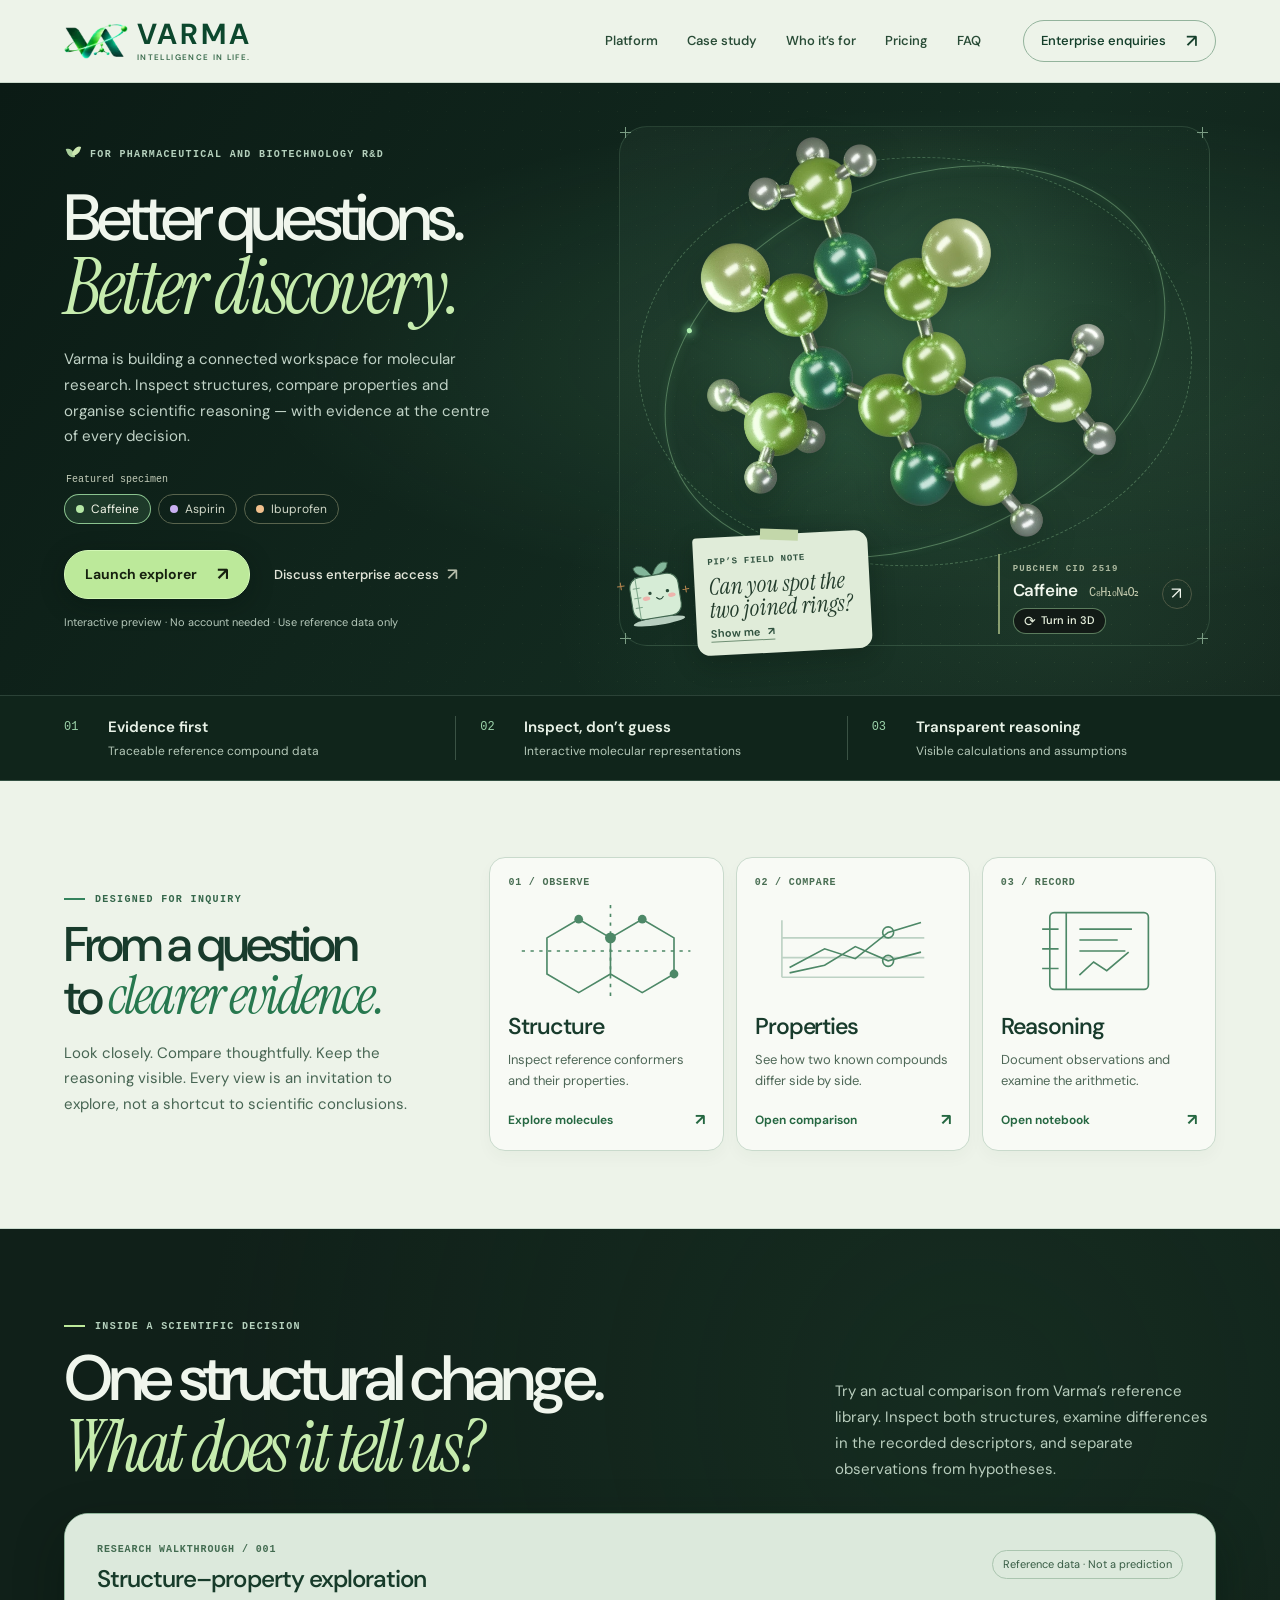
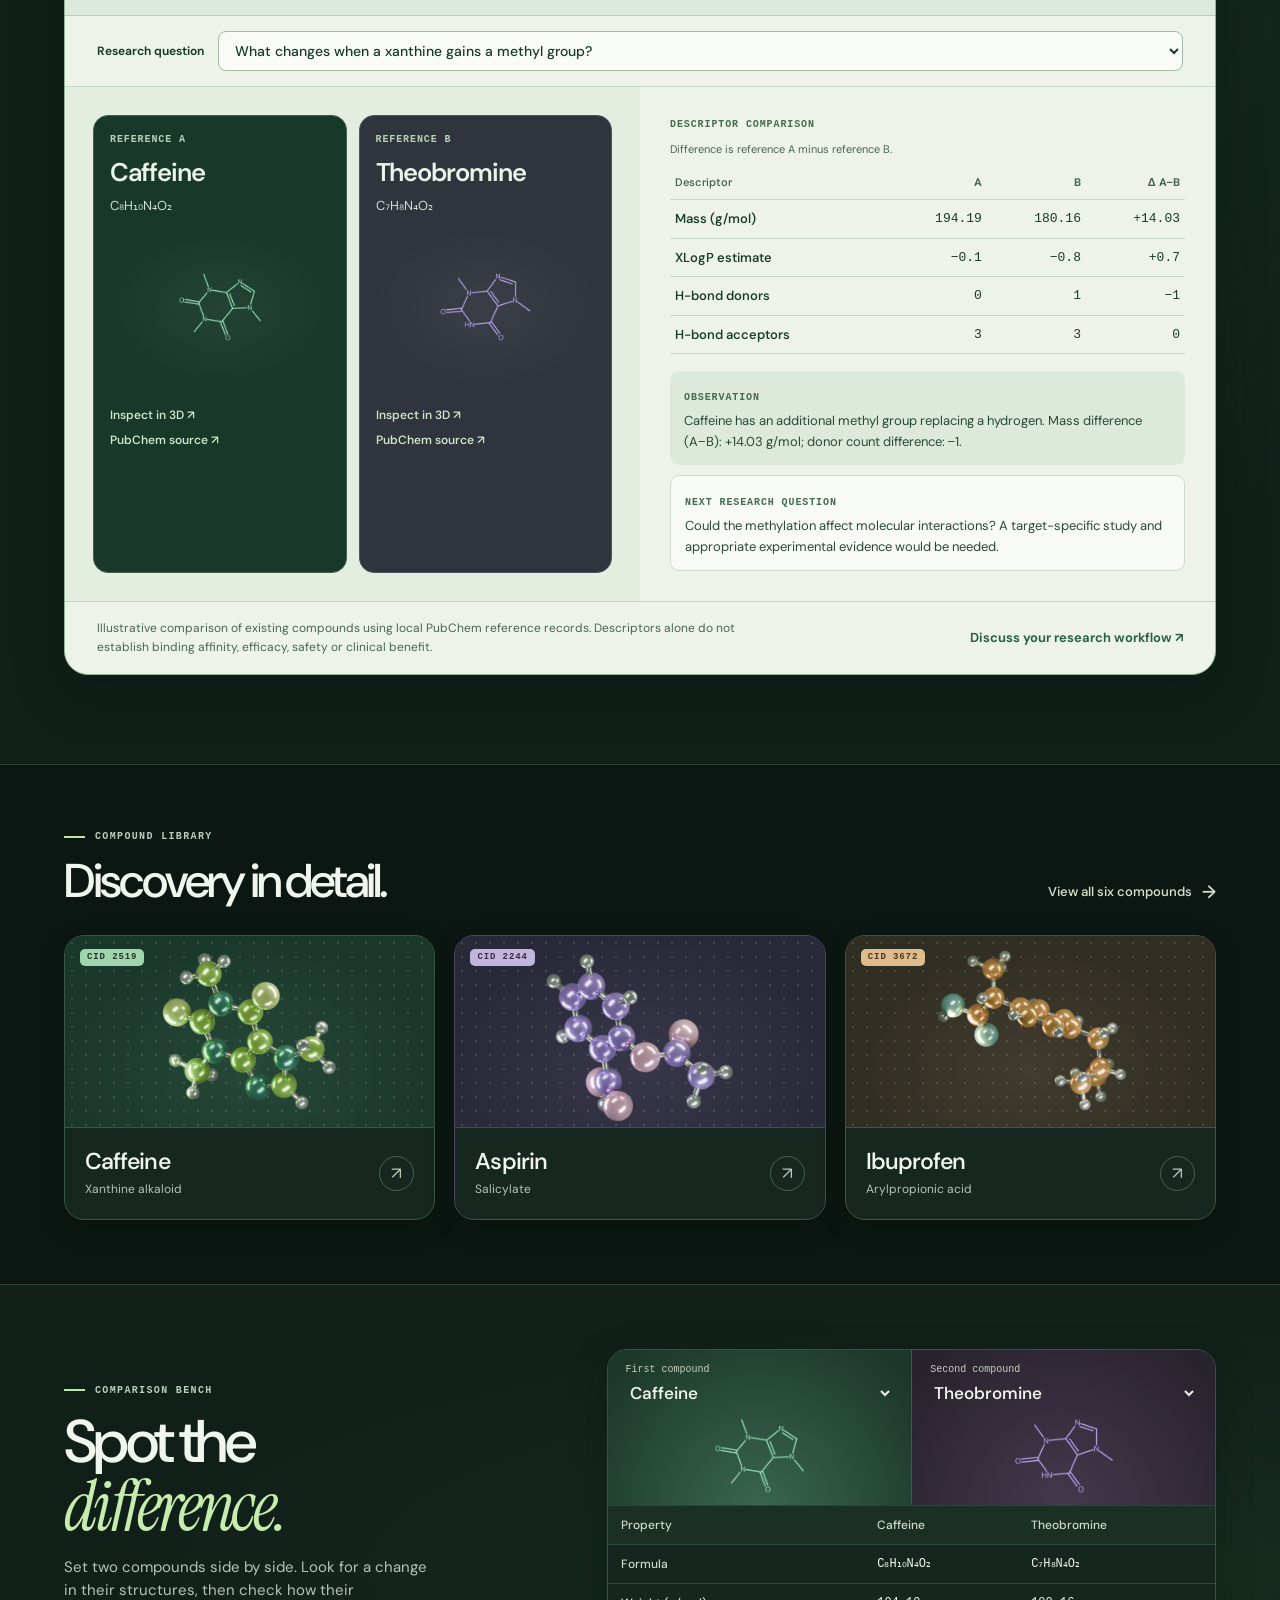
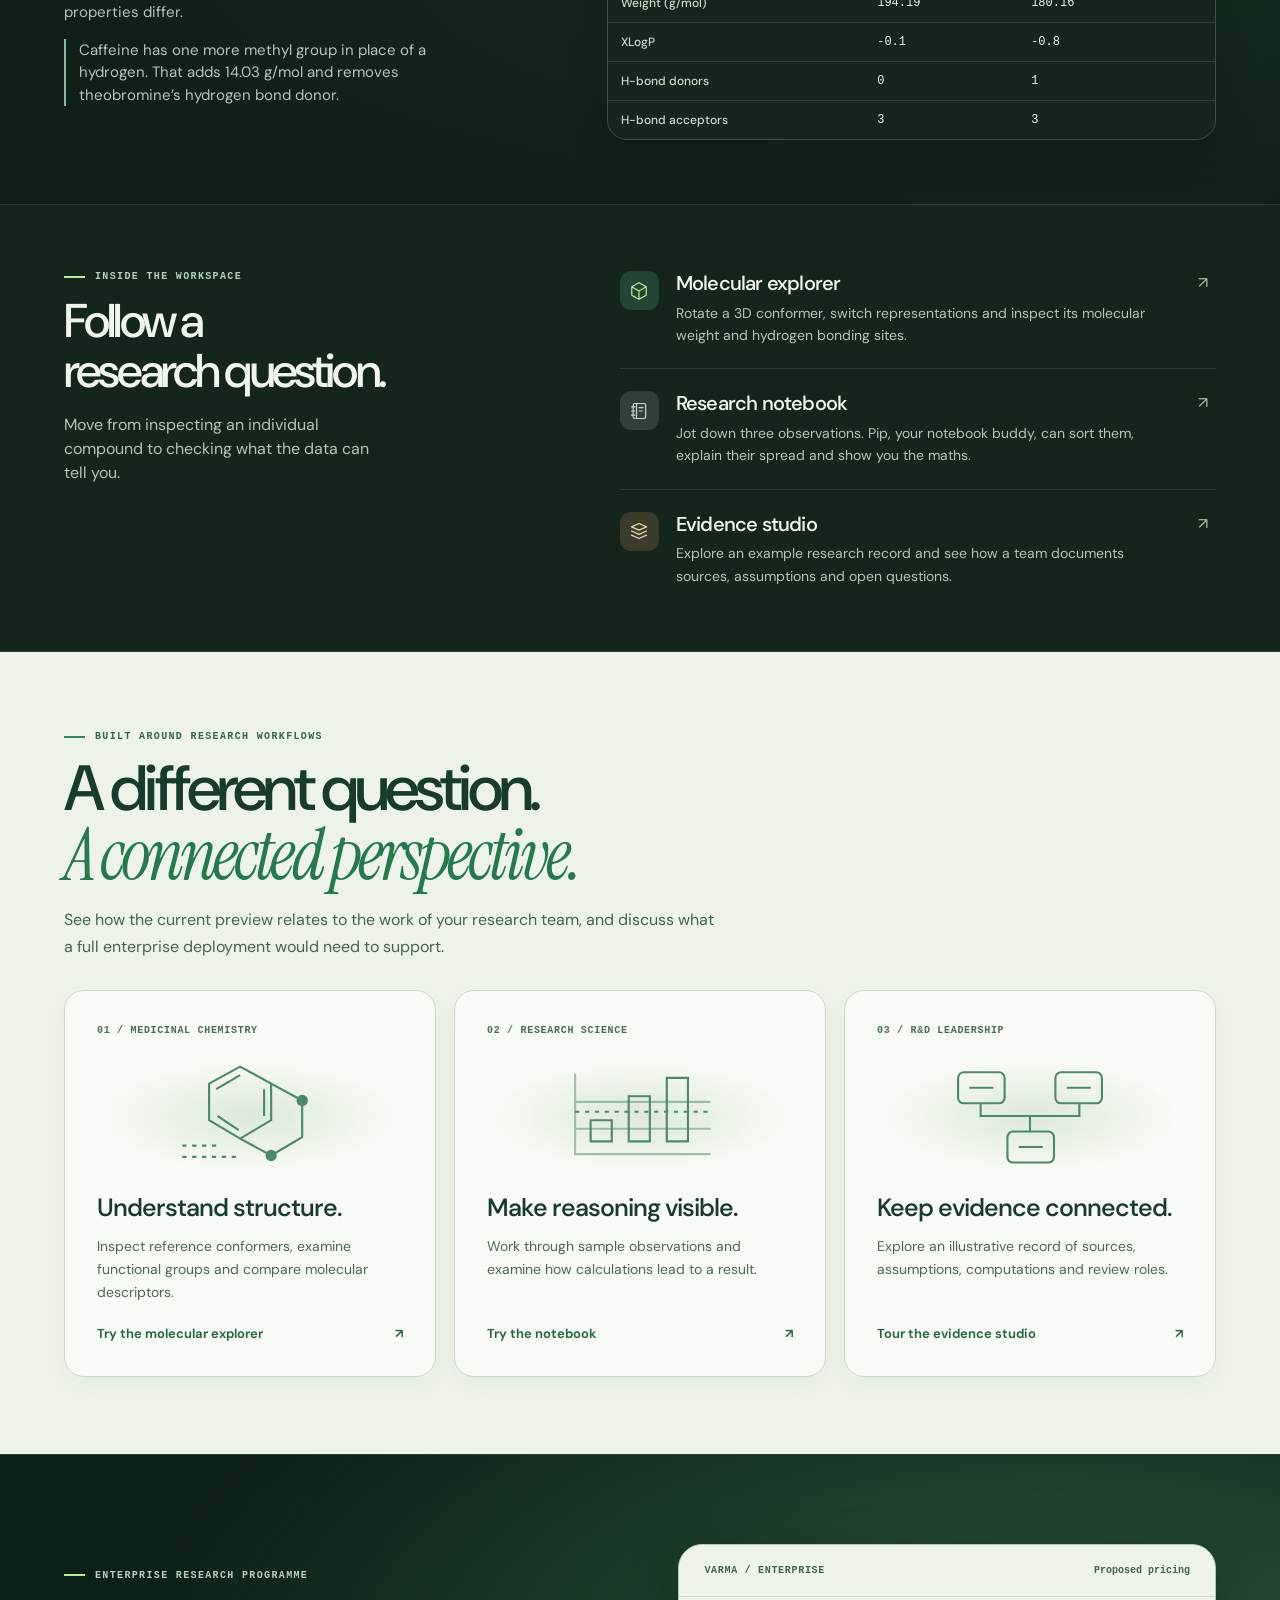
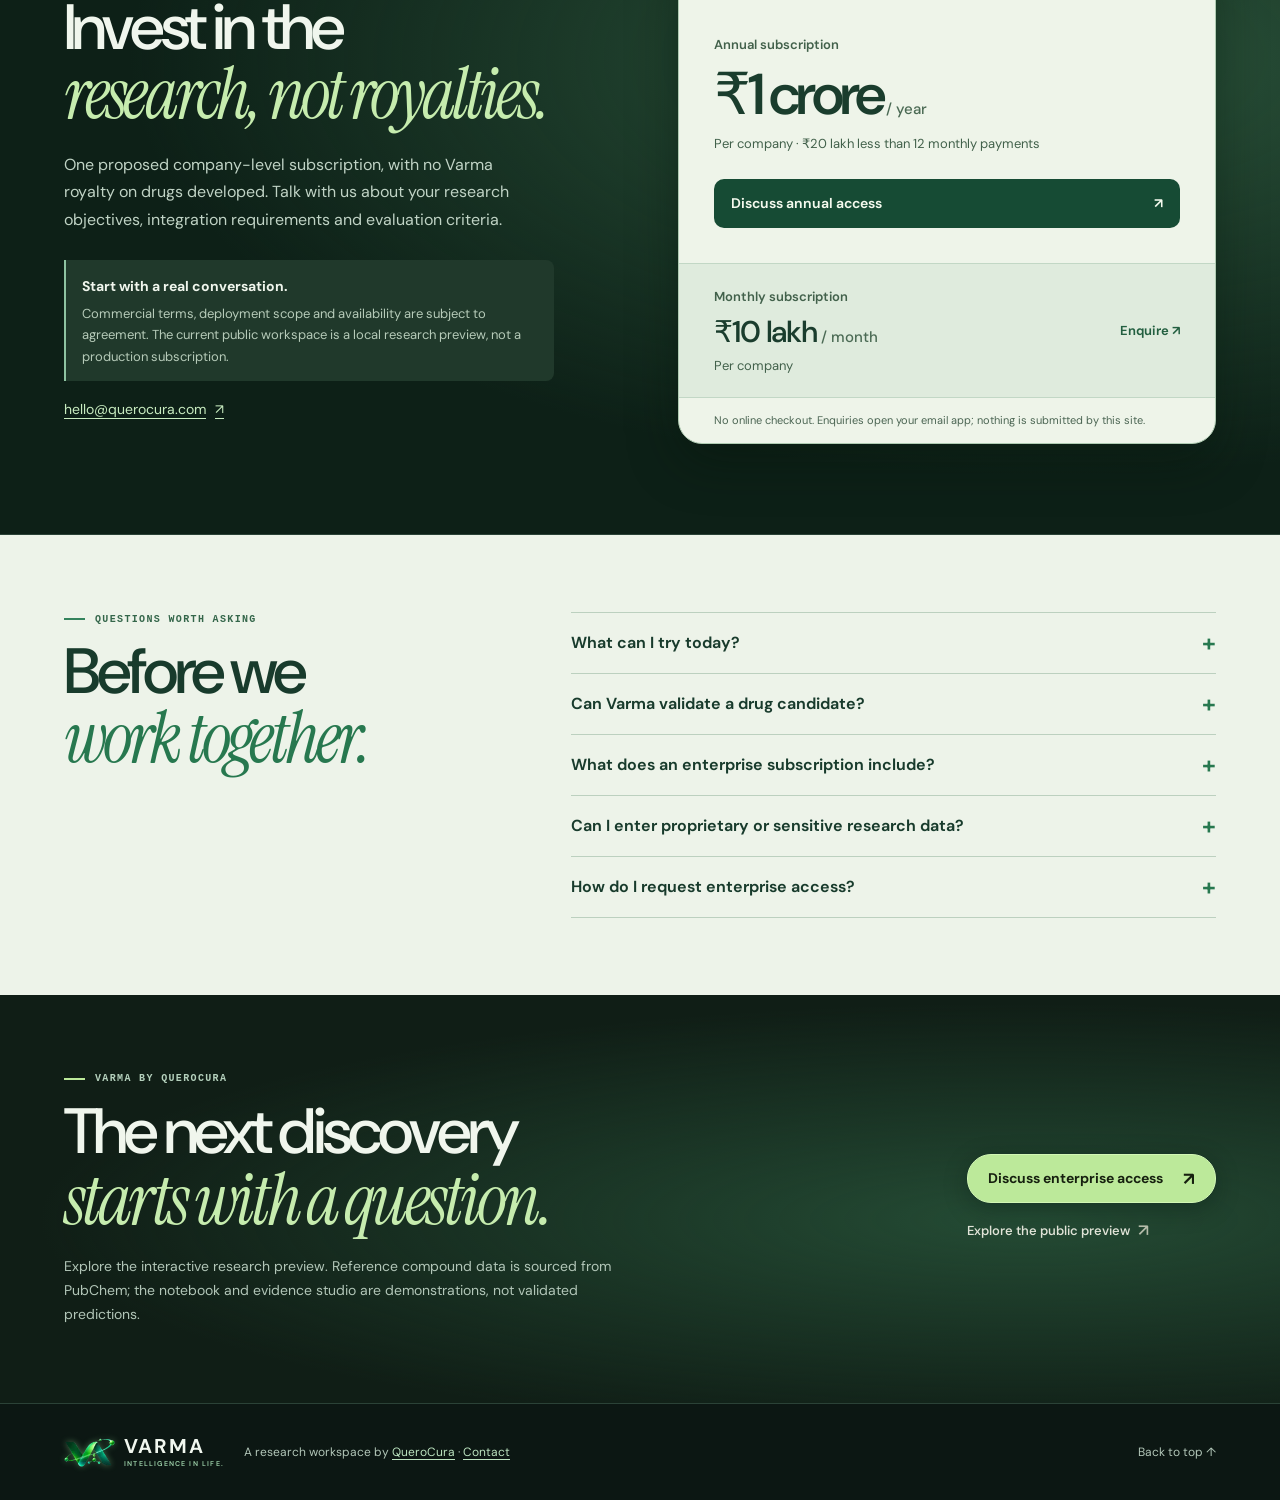
<file: index.html>
<!doctype html>
<html lang="en">
<head>
  <meta charset="utf-8">
  <meta name="viewport" content="width=device-width, initial-scale=1">
  <meta http-equiv="Content-Security-Policy" content="default-src 'self'; script-src 'self'; style-src 'self'; img-src 'self' data:; font-src 'self'; connect-src 'none'; object-src 'none'; base-uri 'none'; form-action 'none'">
  <meta name="theme-color" content="#0c1713">
  <meta name="robots" content="noindex, nofollow">
  <meta name="description" content="Explore Varma by QueroCura, a molecular research workspace in development for pharmaceutical R&amp;D. Try the interactive preview and discuss enterprise access.">
  <title>Varma — Molecular research workspace for pharmaceutical R&amp;D</title>
  <link rel="icon" href="assets/varma-emblem.webp" type="image/webp">
  <link rel="preload" href="assets/caffeine-studio.webp" as="image" type="image/webp">
  <link rel="stylesheet" href="landing.css">
  <script defer src="compounds.js"></script>
  <script defer src="molecule.js"></script>
  <script defer src="landing.js"></script>
  <script defer src="research-case.js"></script>
</head>
<body>
  <a class="skip" href="#intro">Skip to content</a>
  <header class="masthead">
    <div class="wrap nav-row">
      <a class="brand" aria-label="Varma home" href="index.html"><img src="assets/varma-emblem.webp" alt="" width="64" height="37"><span class="wordmark">Varma<small>Intelligence in life.</small></span></a>
      <nav aria-label="Page navigation"><a href="#tour">Platform</a><a href="#research-case">Case study</a><a href="#research-teams">Who it’s for</a><a href="#enterprise">Pricing</a><a href="#questions">FAQ</a></nav>
      <a class="nav-action" href="#enterprise">Enterprise enquiries <span aria-hidden="true">↗</span></a>
    </div>
  </header>
  <main id="intro">
    <section class="hero" aria-labelledby="headline">
      <div class="wrap hero-grid">
        <div class="hero-copy">
          <p class="eyebrow"><span class="status-dot"></span>For pharmaceutical and biotechnology R&amp;D</p>
          <h1 id="headline">Better questions.<br><em>Better discovery.</em></h1>
          <p class="lead">Varma is building a connected workspace for molecular research. Inspect structures, compare properties and organise scientific reasoning — with evidence at the centre of every decision.</p>
          <fieldset class="specimen-picker" data-enhanced hidden>
            <legend>Featured specimen</legend>
            <input type="radio" name="specimen" id="pick-caffeine" value="2519" checked><label for="pick-caffeine">Caffeine</label>
            <input type="radio" name="specimen" id="pick-aspirin" value="2244"><label for="pick-aspirin">Aspirin</label>
            <input type="radio" name="specimen" id="pick-ibuprofen" value="3672"><label for="pick-ibuprofen">Ibuprofen</label>
          </fieldset>
          <div class="hero-links"><a class="launch" href="workspace.html#explorer">Launch explorer <span aria-hidden="true">↗</span></a><a class="tour-link" href="#enterprise">Discuss enterprise access <span aria-hidden="true">↗</span></a></div><p class="hero-disclosure">Interactive preview · No account needed · Use reference data only</p>
        </div>
        <figure class="specimen" id="featured-specimen">
          <div class="plate" aria-hidden="true"><i></i><i></i><i></i><i></i></div>
          <div class="orbit" aria-hidden="true"></div>
          <div class="lens-halo" aria-hidden="true"></div>
          <img class="specimen-art" src="assets/caffeine-studio.webp" fetchpriority="high" width="1120" height="880" alt="Caffeine’s fused rings and three methyl groups rendered in polished green and silver.">
          <canvas class="specimen-art turn-model" id="turn-model" tabindex="0" aria-describedby="turn-hint" hidden></canvas>
          <aside class="pip-field-note" aria-label="A field note from Pip">
            <img src="assets/pip.svg" width="84" height="72" alt="Pip, a smiling notebook with a leafy sprout">
            <div><span>Pip’s field note</span><p id="field-question">Can you spot the two joined rings?</p><button type="button" id="reveal" aria-controls="specimen-key" aria-expanded="false" data-enhanced hidden>Show me <b aria-hidden="true">↗</b></button></div>
          </aside>
          <div id="specimen-key" hidden><span></span><span></span></div>
          <figcaption><div><span class="tiny">PubChem CID 2519</span><strong><b id="featured-name">Caffeine</b> <span>C₈H₁₀N₄O₂</span></strong><button type="button" id="turn" aria-controls="turn-model" aria-pressed="false" hidden>Turn in 3D</button><small id="turn-hint" hidden>Drag or use arrow keys</small></div><a href="workspace.html#explorer/2519" aria-label="Inspect caffeine in the explorer" title="Inspect caffeine in the explorer">↗</a></figcaption>
        </figure>
      </div>
    </section>
    <section class="buyer-strip" aria-label="Research principles"><div class="wrap buyer-grid"><div><span>01</span><strong>Evidence first</strong><small>Traceable reference compound data</small></div><div><span>02</span><strong>Inspect, don’t guess</strong><small>Interactive molecular representations</small></div><div><span>03</span><strong>Transparent reasoning</strong><small>Visible calculations and assumptions</small></div></div></section>
    <section class="research-approach" id="approach" aria-labelledby="approach-title"><div class="wrap approach-inner"><div class="approach-intro"><p class="eyebrow"><span class="rule"></span>Designed for inquiry</p><h2 id="approach-title">From a question<br>to <em>clearer evidence.</em></h2><p>Look closely. Compare thoughtfully. Keep the reasoning visible. Every view is an invitation to explore, not a shortcut to scientific conclusions.</p></div><div class="approach-cards"><a href="workspace.html#explorer" class="approach-card"><span class="approach-index">01 / OBSERVE</span><svg viewBox="0 0 160 84" aria-hidden="true"><g fill="none" stroke="currentColor" stroke-width="1.5"><path d="m55 13 29 17v33L55 80 26 63V30Z M84 30l29-17 29 17v33l-29 17-29-17 M26 30l29-17 M55 80l29-17"/><path stroke-dasharray="3 5" d="M3 42h154M84 0v84"/></g><g fill="currentColor"><circle cx="55" cy="13" r="4"/><circle cx="84" cy="30" r="5"/><circle cx="113" cy="13" r="4"/><circle cx="142" cy="63" r="4"/></g></svg><h3>Structure</h3><p>Inspect reference conformers and their properties.</p><span class="approach-link">Explore molecules <b aria-hidden="true">↗</b></span></a><a href="#compare" data-enhanced hidden class="approach-card"><span class="approach-index">02 / COMPARE</span><svg viewBox="0 0 160 84" aria-hidden="true"><g fill="none" stroke="currentColor" stroke-width="1.5"><path d="M15 66h130M15 14v52M15 48h130M15 30h130" stroke-opacity=".35"/><path d="m22 57 32-17 28 9 30-24 30-9M22 62l32-7 28-17 30 13 30-8"/><circle cx="112" cy="25" r="5"/><circle cx="112" cy="51" r="5"/></g></svg><h3>Properties</h3><p>See how two known compounds differ side by side.</p><span class="approach-link">Open comparison <b aria-hidden="true">↗</b></span></a><a href="workspace.html#desk" class="approach-card"><span class="approach-index">03 / RECORD</span><svg viewBox="0 0 160 84" aria-hidden="true"><g fill="none" stroke="currentColor" stroke-width="1.5"><rect x="35" y="7" width="90" height="70" rx="4"/><path d="M50 7v70M62 22h48M62 32h35M62 42h42M62 64l13-12 12 8 20-17"/><path d="M28 22h15M28 40h15M28 58h15"/></g></svg><h3>Reasoning</h3><p>Document observations and examine the arithmetic.</p><span class="approach-link">Open notebook <b aria-hidden="true">↗</b></span></a></div></div></section>
    <section class="research-case" id="research-case" aria-labelledby="case-title">
      <div class="wrap">
        <div class="case-heading"><div><p class="eyebrow"><span class="rule"></span>Inside a scientific decision</p><h2 id="case-title">One structural change.<br><em>What does it tell us?</em></h2></div><p>Try an actual comparison from Varma’s reference library. Inspect both structures, examine differences in the recorded descriptors, and separate observations from hypotheses.</p></div>
        <div class="case-shell">
          <div class="case-toolbar"><div><span class="case-label">RESEARCH WALKTHROUGH / 001</span><h3>Structure–property exploration</h3></div><span class="case-tag">Reference data · Not a prediction</span></div>
          <div class="case-controls" id="case-controls" hidden>
            <label for="case-preset">Research question</label><select id="case-preset"><option value="methylation">What changes when a xanthine gains a methyl group?</option><option value="lipophilicity">How do two aromatic acids differ in estimated lipophilicity?</option><option value="hydrogen-bonding">How do hydrogen-bond counts differ between two reference compounds?</option></select>
          </div>
          <div class="case-content">
            <div class="case-structures">
              <article class="case-compound"><span class="case-label">REFERENCE A</span><h4 id="case-name-a">Caffeine</h4><span id="case-formula-a">C₈H₁₀N₄O₂</span><img id="case-art-a" src="assets/compound-2519.png" width="530" height="218" alt="Skeletal structure of caffeine" loading="lazy"><a id="case-explore-a" href="workspace.html#explorer/2519">Inspect in 3D ↗</a><a id="case-source-a" href="https://pubchem.ncbi.nlm.nih.gov/compound/2519" target="_blank" rel="noopener noreferrer">PubChem source ↗</a></article>
              <article class="case-compound"><span class="case-label">REFERENCE B</span><h4 id="case-name-b">Theobromine</h4><span id="case-formula-b">C₇H₈N₄O₂</span><img id="case-art-b" src="assets/compound-5429.png" width="530" height="218" alt="Skeletal structure of theobromine" loading="lazy"><a id="case-explore-b" href="workspace.html#explorer/5429">Inspect in 3D ↗</a><a id="case-source-b" href="https://pubchem.ncbi.nlm.nih.gov/compound/5429" target="_blank" rel="noopener noreferrer">PubChem source ↗</a></article>
            </div>
            <div class="case-results">
              <p class="case-label">DESCRIPTOR COMPARISON</p>
              <table class="case-table"><caption>Difference is reference A minus reference B.</caption><thead><tr><th scope="col">Descriptor</th><th scope="col">A</th><th scope="col">B</th><th scope="col">Δ A−B</th></tr></thead><tbody id="case-rows"><tr><th scope="row">Mass (g/mol)</th><td>194.19</td><td>180.16</td><td>+14.03</td></tr><tr><th scope="row">XLogP estimate</th><td>−0.1</td><td>−0.8</td><td>+0.7</td></tr><tr><th scope="row">H-bond donors</th><td>0</td><td>1</td><td>−1</td></tr><tr><th scope="row">H-bond acceptors</th><td>3</td><td>3</td><td>0</td></tr></tbody></table>
              <div class="case-observation" role="status" aria-live="polite"><span class="case-label">OBSERVATION</span><p id="case-observation">Caffeine has an additional methyl group replacing a hydrogen. Its recorded mass is 14.03 g/mol higher and its hydrogen-bond donor count is one lower.</p></div>
              <div class="case-hypothesis"><span class="case-label">NEXT RESEARCH QUESTION</span><p id="case-hypothesis">Could the methylation affect molecular interactions? A target-specific study and appropriate experimental evidence would be needed.</p></div>
            </div>
          </div>
          <div class="case-bottom"><p>Illustrative comparison of existing compounds using local PubChem reference records. Descriptors alone do not establish binding affinity, efficacy, safety or clinical benefit.</p><a href="#enterprise">Discuss your research workflow <span aria-hidden="true">↗</span></a></div>
        </div>
      </div>
    </section>
    <section class="collection wrap" id="collection" aria-labelledby="collection-title">
      <div class="section-heading"><div><p class="eyebrow"><span class="rule"></span>Compound library</p><h2 id="collection-title">Discovery in detail.</h2></div><a class="text-link" href="workspace.html#library">View all six compounds <span aria-hidden="true">→</span></a></div>
      <div class="compound-cards">
        <a class="compound green" href="workspace.html#explorer/2519"><div class="diagram"><span class="tiny">CID 2519</span><img class="card-render" src="assets/caffeine-studio.webp" width="1120" height="880" alt=""><img class="card-sketch" src="assets/compound-2519.png" width="530" height="218" alt=""></div><div class="card-copy"><div><h3>Caffeine</h3><span class="family">Xanthine alkaloid</span></div><span class="arrow" aria-hidden="true">↗</span></div></a>
        <a class="compound lilac" href="workspace.html#explorer/2244"><div class="diagram"><span class="tiny">CID 2244</span><img class="card-render" src="assets/aspirin-studio.webp" width="1120" height="880" alt=""><img class="card-sketch" src="assets/compound-2244.png" width="530" height="218" alt=""></div><div class="card-copy"><div><h3>Aspirin</h3><span class="family">Salicylate</span></div><span class="arrow" aria-hidden="true">↗</span></div></a>
        <a class="compound amber" href="workspace.html#explorer/3672"><div class="diagram"><span class="tiny">CID 3672</span><img class="card-render" src="assets/ibuprofen-studio.webp" width="1120" height="880" alt=""><img class="card-sketch" src="assets/compound-3672.png" width="530" height="218" alt=""></div><div class="card-copy"><div><h3>Ibuprofen</h3><span class="family">Arylpropionic acid</span></div><span class="arrow" aria-hidden="true">↗</span></div></a>
      </div>
    </section>
    <section class="compare" id="compare" aria-labelledby="compare-title" data-enhanced hidden>
      <div class="wrap compare-grid">
        <div class="compare-intro"><p class="eyebrow"><span class="rule"></span>Comparison bench</p>
          <h2 id="compare-title">Spot the<br><em>difference.</em></h2>
          <p>Set two compounds side by side. Look for a change in their structures, then check how their properties differ.</p>
          <p class="comparison-note" id="comparison-note" aria-live="polite"></p>
        </div>
        <div class="comparison-panel">
          <div class="pair-choices">
            <div><label for="compare-a">First compound</label><select id="compare-a"></select><img id="sketch-a" src="assets/compound-2519.png" width="530" height="218" alt=""></div>
            <div><label for="compare-b">Second compound</label><select id="compare-b"></select><img id="sketch-b" src="assets/compound-5429.png" width="530" height="218" alt=""></div>
          </div>
          <table class="pair-table" aria-label="Compound properties"><thead><tr><th scope="col">Property</th><th scope="col" id="name-a"></th><th scope="col" id="name-b"></th></tr></thead><tbody id="property-rows"></tbody></table>
        </div>
      </div>
    </section>
    <section class="tour" id="tour" aria-labelledby="tour-title"><div class="wrap tour-grid">
      <div class="tour-intro"><p class="eyebrow"><span class="rule"></span>Inside the workspace</p><h2 id="tour-title">Follow a<br> research question.</h2><p>Move from inspecting an individual compound to checking what the data can tell you.</p></div>
      <div class="tools">
        <a href="workspace.html#explorer"><span class="tool-icon" aria-hidden="true"><svg viewBox="0 0 24 24"><path d="m12 2 8.7 5v10l-8.7 5-8.7-5V7zM3.3 7l8.7 5 8.7-5M12 12v10"/></svg></span><div><h3>Molecular explorer</h3><p>Rotate a 3D conformer, switch representations and inspect its molecular weight and hydrogen bonding sites.</p></div><span aria-hidden="true">↗</span></a>
        <a href="workspace.html#desk"><span class="tool-icon" aria-hidden="true"><svg viewBox="0 0 24 24"><rect x="5" y="3" width="15" height="18" rx="2"/><path d="M9 3v18M12 8h5m-5 4h4M3 7h4m-4 5h4m-4 5h4"/></svg></span><div><h3>Research notebook</h3><p>Jot down three observations. Pip, your notebook buddy, can sort them, explain their spread and show you the maths.</p></div><span aria-hidden="true">↗</span></a>
        <a href="workspace.html#studio"><span class="tool-icon" aria-hidden="true"><svg viewBox="0 0 24 24"><path d="m3 7 9-4 9 4-9 4zM3 12l9 4 9-4M3 17l9 4 9-4"/></svg></span><div><h3>Evidence studio</h3><p>Explore an example research record and see how a team documents sources, assumptions and open questions.</p></div><span aria-hidden="true">↗</span></a>
      </div>
    </div></section>
    <section class="research-teams" id="research-teams" aria-labelledby="teams-title"><div class="wrap">
      <div class="commercial-heading"><p class="eyebrow"><span class="rule"></span>Built around research workflows</p><h2 id="teams-title">A different question.<br><em>A connected perspective.</em></h2><p>See how the current preview relates to the work of your research team, and discuss what a full enterprise deployment would need to support.</p></div>
      <div class="team-cards">
      <article class="team-card"><span class="team-num">01 / MEDICINAL CHEMISTRY</span><svg viewBox="0 0 120 78" aria-hidden="true"><g stroke="currentColor" stroke-width="1.5" fill="none"><path d="m31 16 22-12 22 12v26L53 55 31 42Z M75 16l22 12v26L75 67 53 55M36 20l17-10m17 10v19M37 39l15 10"/><path d="M12 60h24M12 68h40" stroke-dasharray="3 4"/></g><g fill="currentColor"><circle cx="97" cy="28" r="4"/><circle cx="75" cy="67" r="4"/></g></svg><h3>Understand structure.</h3><p>Inspect reference conformers, examine functional groups and compare molecular descriptors.</p><a href="workspace.html#explorer">Try the molecular explorer <span aria-hidden="true">↗</span></a></article>
      <article class="team-card"><span class="team-num">02 / RESEARCH SCIENCE</span><svg viewBox="0 0 120 78" aria-hidden="true"><g fill="none" stroke="currentColor" stroke-width="1.5"><path d="M14 9v57h96M14 48h96M14 29h96" stroke-opacity=".5"/><path d="M25 57h15V42H25ZM52 57h15V25H52ZM79 57h15V12H79Z"/><path d="M14 36h96" stroke-dasharray="3 4"/></g></svg><h3>Make reasoning visible.</h3><p>Work through sample observations and examine how calculations lead to a result.</p><a href="workspace.html#desk">Try the notebook <span aria-hidden="true">↗</span></a></article>
      <article class="team-card"><span class="team-num">03 / R&amp;D LEADERSHIP</span><svg viewBox="0 0 120 78" aria-hidden="true"><g stroke="currentColor" stroke-width="1.5" fill="none"><rect x="9" y="8" width="33" height="22" rx="4"/><rect x="78" y="8" width="33" height="22" rx="4"/><rect x="44" y="50" width="33" height="22" rx="4"/><path d="M25 30v9h70v-9M60 39v11M17 19h17M86 19h17M52 61h17"/></g></svg><h3>Keep evidence connected.</h3><p>Explore an illustrative record of sources, assumptions, computations and review roles.</p><a href="workspace.html#studio">Tour the evidence studio <span aria-hidden="true">↗</span></a></article>
      </div></div></section>
    <section class="enterprise" id="enterprise" aria-labelledby="enterprise-title"><div class="wrap enterprise-inner">
      <div class="enterprise-copy"><p class="eyebrow"><span class="rule"></span>Enterprise research programme</p><h2 id="enterprise-title">Invest in the<br><em>research, not royalties.</em></h2><p>One proposed company-level subscription, with no Varma royalty on drugs developed. Talk with us about your research objectives, integration requirements and evaluation criteria.</p><div class="enterprise-note"><strong>Start with a real conversation.</strong><p>Commercial terms, deployment scope and availability are subject to agreement. The current public workspace is a local research preview, not a production subscription.</p></div><a class="enterprise-contact" href="mailto:hello@querocura.com?subject=Varma%20enterprise%20research%20enquiry">hello@querocura.com <span aria-hidden="true">↗</span></a></div>
      <div class="pricing-panel"><div class="pricing-label"><span>VARMA / ENTERPRISE</span><span>Proposed pricing</span></div><div class="annual-price"><span>Annual subscription</span><h3>₹1 crore<span> / year</span></h3><p>Per company · ₹20 lakh less than 12 monthly payments</p><a class="pricing-cta" href="mailto:hello@querocura.com?subject=Varma%20annual%20enterprise%20enquiry&amp;body=Hello%20QueroCura%2C%0A%0AI%20would%20like%20to%20discuss%20Varma%20for%20our%20research%20team.%0A%0ACompany%3A%0ARole%3A%0AResearch%20workflow%3A%0A">Discuss annual access <span aria-hidden="true">↗</span></a></div><div class="monthly-price"><div><span>Monthly subscription</span><h3>₹10 lakh<span> / month</span></h3><p>Per company</p></div><a href="mailto:hello@querocura.com?subject=Varma%20monthly%20enterprise%20enquiry">Enquire <span aria-hidden="true">↗</span></a></div><p class="price-foot">No online checkout. Enquiries open your email app; nothing is submitted by this site.</p></div>
    </div></section>
    <section class="questions" id="questions" aria-labelledby="questions-title"><div class="wrap questions-inner"><div><p class="eyebrow"><span class="rule"></span>Questions worth asking</p><h2 id="questions-title">Before we<br><em>work together.</em></h2></div><div class="question-list">
      <details><summary>What can I try today?</summary><p>The public preview includes six reference compounds, interactive 3D viewing, property comparisons, a sample notebook and an illustrative evidence studio. It does not require an account.</p></details>
      <details><summary>Can Varma validate a drug candidate?</summary><p>No. The public preview does not generate or validate novel candidates, predict clinical outcomes or replace experimental evidence. Any future research outputs require appropriate scientific verification.</p></details>
      <details><summary>What does an enterprise subscription include?</summary><p>Proposed pricing is company-level. Final functionality, availability, data handling, support and integration requirements must be agreed during enterprise discussions. The current preview is not the full commercial product.</p></details>
      <details><summary>Can I enter proprietary or sensitive research data?</summary><p>Please use non-sensitive sample data only. This preview has no account system or connected research backend. Discuss confidential data and deployment requirements with QueroCura before enterprise use.</p></details>
      <details><summary>How do I request enterprise access?</summary><p>Email <a href="mailto:hello@querocura.com?subject=Varma%20enterprise%20enquiry">hello@querocura.com</a> with your organisation, role and research objectives. Do not include confidential research data in your initial email.</p></details>
    </div></div></section>
    <section class="closing-section" aria-labelledby="closing-title"><div class="wrap closing-inner"><div><p class="eyebrow"><span class="rule"></span>Varma by QueroCura</p><h2 id="closing-title">The next discovery<br><em>starts with a question.</em></h2><p>Explore the interactive research preview. Reference compound data is sourced from PubChem; the notebook and evidence studio are demonstrations, not validated predictions.</p></div><div class="closing-actions"><a class="launch" href="#enterprise">Discuss enterprise access <span aria-hidden="true">↗</span></a><a class="tour-link" href="workspace.html#explorer">Explore the public preview <span aria-hidden="true">↗</span></a></div></div></section>
  </main>
  <footer><div class="wrap foot-row"><a class="brand" href="index.html" aria-label="Varma home"><img src="assets/varma-emblem.webp" alt="" width="64" height="37"><span class="wordmark">Varma<small>Intelligence in life.</small></span></a><span>A research workspace by <a href="https://querocura.com/">QueroCura</a> · <a href="mailto:hello@querocura.com?subject=Varma%20enquiry">Contact</a></span><a href="#intro">Back to top ↑</a></div></footer>
</body></html>
</file>
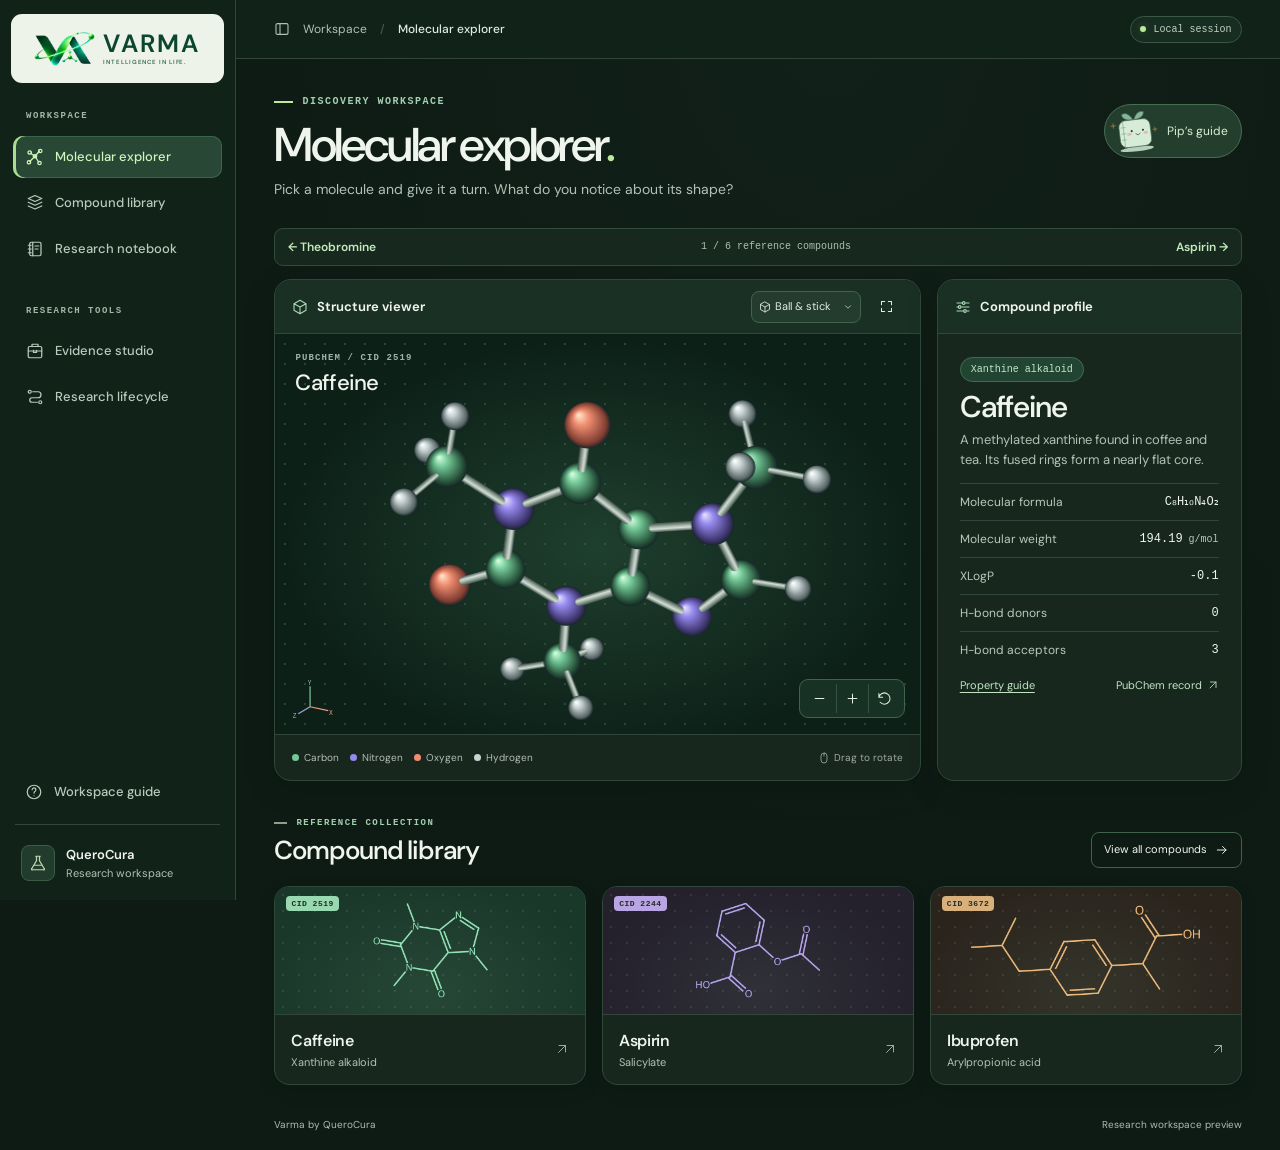
<file: workspace.html>
<!DOCTYPE html>

<html lang="en"><head><meta charset="utf-8"/><meta content="default-src 'self'; script-src 'self'; style-src 'self'; img-src 'self' data:; font-src 'self'; connect-src 'none'; object-src 'none'; base-uri 'none'; form-action 'none'" http-equiv="Content-Security-Policy"/><meta content="width=device-width, initial-scale=1" name="viewport"/><meta name="theme-color" content="#0e1b15"><meta name="robots" content="noindex, nofollow">
<meta name="description" content="Explore molecular structures, compare compound properties and work through research calculations in Varma by QueroCura.">
<title>Molecular explorer · Varma</title><link rel="icon" href="assets/varma-emblem.webp" type="image/webp"><link rel="stylesheet" href="workspace.css"></head><body>
<a class="skip-link" href="#main">Skip to workspace</a>
<svg class="symbols" aria-hidden="true" xmlns="http://www.w3.org/2000/svg"><defs><symbol id="i-network" viewBox="0 0 24 24"><path d="m6 7 6 4 6-7M12 11l5 8m-5-8-7 7"/><circle cx="5" cy="6" r="2.3"/><circle cx="12" cy="11" r="2.3"/><circle cx="19" cy="4" r="2.3"/><circle cx="18" cy="20" r="2.3"/><circle cx="4" cy="19" r="2.3"/></symbol><symbol id="i-library" viewBox="0 0 24 24"><path d="m3 6 9-4 9 4-9 4zM3 11l9 4 9-4M3 16l9 4 9-4"/></symbol><symbol id="i-notebook" viewBox="0 0 24 24"><rect x="5" y="3" width="15" height="18" rx="2"/><path d="M9 3v18M3 7h4m-4 5h4m-4 5h4M12 8h5m-5 4h4"/></symbol><symbol id="i-work" viewBox="0 0 24 24"><rect x="3" y="6" width="18" height="15" rx="2"/><path d="M8 6V3h8v3M3 12h18m-11-1v3h4v-3"/></symbol><symbol id="i-route" viewBox="0 0 24 24"><circle cx="5" cy="5" r="2"/><circle cx="19" cy="19" r="2"/><path d="M9 5h7a4 4 0 0 1 0 8H8a3 3 0 0 0 0 6h7"/></symbol><symbol id="i-guide" viewBox="0 0 24 24"><circle cx="12" cy="12" r="9"/><path d="M9.5 9a2.5 2.5 0 1 1 4 2c-1 .6-1.5 1-1.5 2.5M12 17h.01"/></symbol><symbol id="i-panel" viewBox="0 0 24 24"><rect x="3" y="4" width="18" height="16" rx="2"/><path d="M9 4v16"/></symbol><symbol id="i-chev" viewBox="0 0 24 24"><path d="m9 6 6 6-6 6"/></symbol><symbol id="i-down" viewBox="0 0 24 24"><path d="m6 9 6 6 6-6"/></symbol><symbol id="i-up-right" viewBox="0 0 24 24"><path d="M6 18 18 6M7 6h11v11"/></symbol><symbol id="i-arrow" viewBox="0 0 24 24"><path d="M4 12h15m-6-6 6 6-6 6"/></symbol><symbol id="i-expand" viewBox="0 0 24 24"><path d="M4 9V4h5m6 0h5v5m0 6v5h-5M9 20H4v-5"/></symbol><symbol id="i-cube" viewBox="0 0 24 24"><path d="m12 2 9 5v10l-9 5-9-5V7zM3 7l9 5 9-5m-9 5v10"/></symbol><symbol id="i-sliders" viewBox="0 0 24 24"><path d="M3 6h8m5 0h5M3 12h2m5 0h11M3 18h10m5 0h3"/><circle cx="13" cy="6" r="2"/><circle cx="7" cy="12" r="2"/><circle cx="15" cy="18" r="2"/></symbol><symbol id="i-rotate" viewBox="0 0 24 24"><path d="M3 10a9 9 0 1 1 2 8M3 4v6h6"/></symbol><symbol id="i-plus" viewBox="0 0 24 24"><path d="M5 12h14M12 5v14"/></symbol><symbol id="i-minus" viewBox="0 0 24 24"><path d="M5 12h14"/></symbol><symbol id="i-mouse" viewBox="0 0 24 24"><rect x="6" y="2" width="12" height="20" rx="6"/><path d="M12 3v5"/></symbol><symbol id="i-search" viewBox="0 0 24 24"><circle cx="10" cy="10" r="6"/><path d="m15 15 6 6"/></symbol><symbol id="i-menu" viewBox="0 0 24 24"><path d="M3 6h18M3 12h18M3 18h18"/></symbol><symbol id="i-close" viewBox="0 0 24 24"><path d="m5 5 14 14M5 19 19 5"/></symbol><symbol id="i-book" viewBox="0 0 24 24"><path d="M12 5Q7 2 2 4v15q5-2 10 1 5-3 10-1V4q-5-2-10 1v15"/></symbol><symbol id="i-flask" viewBox="0 0 24 24"><path d="M9 3h6m-5 0v6L4 19a1 1 0 0 0 1 2h14a1 1 0 0 0 1-2L14 9V3M7 15h10"/></symbol><symbol id="i-focus" viewBox="0 0 24 24"><circle cx="12" cy="12" r="7"/><circle cx="12" cy="12" r="2"/><path d="M12 2v3m0 14v3M2 12h3m14 0h3"/></symbol></defs></svg>
<aside class="rail" id="rail">
<a class="brand" href="index.html" aria-label="Varma home"><img class="mark" src="assets/varma-emblem.webp" alt="" width="64" height="37"><span class="wordmark">Varma<small>Intelligence in life.</small></span></a>
<div class="rail-inner">
<p class="group-label">Workspace</p><nav aria-label="Workspace">
<a href="#explorer" data-nav="explorer" aria-label="Molecular explorer"><svg class="icon" aria-hidden="true"><use href="#i-network"/></svg><span>Molecular explorer</span></a><a href="#library" data-nav="library" aria-label="Compound library"><svg class="icon" aria-hidden="true"><use href="#i-library"/></svg><span>Compound library</span></a><a href="#desk" data-nav="desk" aria-label="Research notebook"><svg class="icon" aria-hidden="true"><use href="#i-notebook"/></svg><span>Research notebook</span></a></nav>
<p class="group-label">Research tools</p><nav aria-label="Research tools"><a href="#studio" data-nav="studio" aria-label="Evidence studio"><svg class="icon" aria-hidden="true"><use href="#i-work"/></svg><span>Evidence studio</span></a><a href="#journey" data-nav="journey" aria-label="Research lifecycle"><svg class="icon" aria-hidden="true"><use href="#i-route"/></svg><span>Research lifecycle</span></a></nav>
</div>
<div class="rail-bottom"><button id="open-guide" data-guide><svg class="icon" aria-hidden="true"><use href="#i-guide"/></svg> Workspace guide</button><div class="org"><span class="org-icon"><svg class="icon" aria-hidden="true"><use href="#i-flask"/></svg></span><div><strong>QueroCura</strong><small>Research workspace</small></div></div></div>
</aside>
<div class="shell">
<header class="topbar"><div class="crumb"><a class="mobile-brand" href="index.html" aria-label="Varma home"><img src="assets/varma-emblem.webp" width="31" height="18" alt="">Varma</a><button type="button" id="menu" class="icon-button" aria-label="Toggle navigation" title="Toggle navigation"><svg class="icon" aria-hidden="true"><use href="#i-menu"/></svg></button><svg class="icon" aria-hidden="true"><use href="#i-panel"/></svg><span>Workspace</span><span class="slash">/</span><strong id="breadcrumb">Molecular explorer</strong></div><span class="session"><i></i> Local session</span></header>
<main id="main" tabindex="-1">
<section data-page="explorer" aria-labelledby="explorer-title">
<div class="page-head explorer-welcome"><button type="button" data-guide class="pip-guide"><img src="assets/pip.svg" width="54" height="46" alt=""><span>Pip’s guide</span></button><div class="overline"><span></span>Discovery workspace</div><h1 id="explorer-title">Molecular explorer<span>.</span></h1>
<p>Pick a molecule and give it a turn. What do you notice about its shape?</p></div>
<nav class="compound-navigation" aria-label="Browse reference compounds"><a id="previous-compound" href="#library">← Previous compound</a><span id="compound-position" aria-live="polite">Reference collection</span><a id="next-compound" href="#library">Next compound →</a></nav><div class="work-grid">
<article class="viewer panel" id="viewer"><header class="panel-head"><span><svg class="icon" aria-hidden="true"><use href="#i-cube"/></svg> Structure viewer</span><div class="head-actions"><label class="mode"><svg class="icon" aria-hidden="true"><use href="#i-cube"/></svg><select id="representation" aria-label="Model representation"><option value="ball">Ball &amp; stick</option><option value="space">Space-filling</option></select><svg class="icon" aria-hidden="true"><use href="#i-down"/></svg></label><button type="button" id="expand" class="icon-button" aria-label="Expand structure viewer" title="Expand structure viewer"><svg class="icon" aria-hidden="true"><use href="#i-expand"/></svg></button></div></header>
<div class="stage-view"><div class="field"><canvas id="model" tabindex="0" aria-label="Molecular structure. Drag or use arrow keys to rotate."></canvas></div>
<div class="specimen"><div class="data-label" id="compound-id"></div><h2 id="compound-name"></h2></div>
<div class="axis" aria-hidden="true"><svg viewBox="0 0 56 52"><g fill="none" stroke-width="1.5"><path d="M23 34V8" stroke="#83c9a4"/><path d="m23 34 23 5" stroke="#ed9c7a"/><path d="M23 34 8 43" stroke="#9fa7de"/></g><g font-size="8" font-family="monospace"><text x="20" y="7" fill="#83c9a4">Y</text><text x="47" y="44" fill="#ed9c7a">X</text><text x="1" y="49" fill="#9fa7de">Z</text></g></svg></div>
<div class="viewer-controls"><button type="button" id="zoom-out" class="icon-button" aria-label="Zoom out" title="Zoom out"><svg class="icon" aria-hidden="true"><use href="#i-minus"/></svg></button><button type="button" id="zoom-in" class="icon-button" aria-label="Zoom in" title="Zoom in"><svg class="icon" aria-hidden="true"><use href="#i-plus"/></svg></button><button type="button" id="reset-view" class="icon-button" aria-label="Reset view" title="Reset view"><svg class="icon" aria-hidden="true"><use href="#i-rotate"/></svg></button></div></div>
<footer class="viewer-foot"><div class="legend" id="legend"></div><span class="drag-hint"><svg class="icon" aria-hidden="true"><use href="#i-mouse"/></svg> Drag to rotate</span></footer></article>
<aside class="inspector panel"><header class="panel-head"><span><svg class="icon" aria-hidden="true"><use href="#i-sliders"/></svg> Compound profile</span></header><div class="profile-body">
<span class="class-chip" id="family"></span><h2 id="profile-name"></h2><p id="profile-description"></p><dl id="properties"></dl><div class="profile-links"><button class="guide-link" data-guide>Property guide</button><a id="source" class="source" target="_blank" rel="noopener">PubChem record <svg class="icon" aria-hidden="true"><use href="#i-up-right"/></svg></a></div></div></aside></div>
<section class="library-preview" aria-labelledby="library-heading"><div class="section-head"><div><div class="section-kicker"><span></span>Reference collection</div><h2 id="library-heading">Compound library</h2></div><a class="all-link" href="#library">View all compounds <svg class="icon" aria-hidden="true"><use href="#i-arrow"/></svg></a></div>
<div class="card-grid" id="featured"></div></section></section>
<section data-page="library" hidden><div class="page-head"><div class="overline"><span></span>Reference collection</div><h1>Compound library<span>.</span></h1><p>Select a reference compound to inspect its structure and documented properties.</p></div><label class="search"><svg class="icon" aria-hidden="true"><use href="#i-search"/></svg><input type="search" id="library-query" placeholder="Search by name, class, formula or CID" aria-label="Search compounds"></label><p id="result-count" role="status"></p><div class="card-grid" id="collection"></div></section>
<section data-page="desk" hidden><div class="page-head"><div class="overline"><span></span>Scientific notebook</div><h1>Research notebook<span>.</span></h1><p>Edit three observations to see their mean, range and calculation record. Notes last for this session.</p></div><div class="desk"><header class="desk-head"><div><span class="desk-kicker">VARMA / NOTEBOOK 001</span><h3>Observation journal</h3><p>Example dataset · Arbitrary units · In-browser computation</p></div><span class="desk-status"><span class="dot"></span> Interactive demo</span></header><div class="desk-grid"><div class="desk-editor"><h4>01 — Observations</h4><p>Enter a number from 0 to 100 for each example observation.</p><div class="desk-inputs"><label for="obs-a">A<input id="obs-a" type="number" min="0" max="100" step="any" value="24" inputmode="decimal"/></label><label for="obs-b">B<input id="obs-b" type="number" min="0" max="100" step="any" value="48" inputmode="decimal"/></label><label for="obs-c">C<input id="obs-c" type="number" min="0" max="100" step="any" value="72" inputmode="decimal"/></label></div><div class="desk-buttons"><button class="desk-btn" id="desk-example" type="button">Load another example</button><button class="desk-btn" id="desk-reset" type="button">Reset</button></div><p id="desk-error" class="desk-error" role="status"></p><label for="desk-note">02 — Scratch note</label><textarea id="desk-note" rows="3" maxlength="300" placeholder="Record a question or an assumption about these example numbers."></textarea><div class="desk-note-meta"><span>Temporary browser memory only</span><span id="note-count">0 / 300</span></div></div><div class="desk-output"><div class="desk-metrics" aria-live="polite"><div><span>Mean</span><strong id="desk-mean">48</strong></div><div><span>Range</span><strong id="desk-range">48</strong></div><div><span>Observations</span><strong id="desk-n">3</strong></div></div><figure class="desk-figure"><svg id="desk-chart" role="img" aria-label="Example observations: A 24, B 48, C 72" viewBox="0 0 360 205"><g stroke="#d7ddd1" stroke-width="1"><path d="M34 20H346M34 55H346M34 90H346M34 125H346M34 160H346"/></g><g fill="#617164" font-size="10" text-anchor="end"><text x="27" y="24">100</text><text x="27" y="59">75</text><text x="27" y="94">50</text><text x="27" y="129">25</text><text x="27" y="164">0</text></g><g fill="#52795f"><rect id="bar-a" x="64" y="126.4" width="58" height="33.6" rx="3"/><rect id="bar-b" x="161" y="92.8" width="58" height="67.2" rx="3"/><rect id="bar-c" x="258" y="59.2" width="58" height="100.8" rx="3"/></g><path id="desk-meanline" d="M34 92.8H346" stroke="#a16b30" stroke-width="1.8" stroke-dasharray="5 5"/><g fill="#52645a" font-size="12" text-anchor="middle"><text x="93" y="183">A</text><text x="190" y="183">B</text><text x="287" y="183">C</text></g></svg><figcaption><span class="legend-square"></span> Observations <span class="legend-dash"></span> Mean</figcaption></figure><div class="desk-method"><span>Calculation record</span><code id="desk-formula">(24 + 48 + 72) / 3 = 48</code><p>Arithmetic summary only; no experimental or clinical inference is made.</p></div></div></div></div><section id="bloom"><div class="pip-card"><header class="pip-head"><img class="notebook-pip" src="assets/pip.svg" width="72" height="61" alt="Pip, your sprout-topped notebook buddy"><div><strong>Pip, your notebook buddy</strong><span>Local calculation engine</span></div></header><div class="pip-content"><p class="pip-hello">What shall we find in your observations?</p><div class="pip-actions" role="group" aria-label="Notebook questions"><button type="button" data-pip="summary" aria-pressed="true">Summarise</button><button type="button" data-pip="spread" aria-pressed="false">Explain spread</button><button type="button" data-pip="median" aria-pressed="false">Find median</button><button type="button" data-pip="check" aria-pressed="false">Check arithmetic</button></div><div id="pip-answer" class="pip-answer" role="status" aria-live="polite">Ready when your observations are valid.</div><p class="pip-foot">Calculated from the current notebook values. No network requests, personal data or scientific predictions.</p></div></div></section></section>
<section data-page="studio" hidden><div class="page-head"><div class="overline"><span></span>Research tools</div><h1>Evidence studio<span>.</span></h1><p>Explore how a research team connects a question to its sources, calculations and review.</p></div><div class="studio-frame"><div class="windowbar"><span aria-hidden="true" class="dots"><i></i><i></i><i></i></span><span class="windowtitle">Varma / Research workspace</span><span class="demo-label">Interactive concept preview</span></div><div class="studio-body"><aside aria-label="Workspace tools" class="sidebar" role="tablist"><small>Workspace</small><button aria-controls="workspace" aria-selected="true" class="tab" data-view="notes" id="tab-notes" role="tab"><span>▤</span> Notebook</button><button aria-controls="workspace" aria-selected="false" class="tab" data-view="evidence" id="tab-evidence" role="tab"><span>◎</span> Evidence</button><button aria-controls="workspace" aria-selected="false" class="tab" data-view="compute" id="tab-compute" role="tab"><span>∑</span> Computation</button><button aria-controls="workspace" aria-selected="false" class="tab" data-view="team" id="tab-team" role="tab"><span>◉</span> Team</button></aside><div aria-labelledby="tab-notes" class="workspace" id="workspace" role="tabpanel" tabindex="0"></div><aside class="assistant-pane"><h4>✧ Research companion</h4><p>Illustrative guidance</p><div class="mini"><strong>Evidence before conclusions</strong>Track what is known, what is assumed and what still needs verification.</div><div class="mini"><strong>Review with your team</strong>Keep notes, references and calculation outputs connected.</div><div class="mini"><strong>Human judgement remains essential</strong>Research tools do not establish clinical safety or efficacy.</div></aside></div></div></section>
<section data-page="journey" hidden><div class="page-head"><div class="overline"><span></span>Research tools</div><h1>Research lifecycle<span>.</span></h1><p>Follow a research question from the first observation through documentation and review.</p></div><div aria-label="Research lifecycle" class="stage-row" role="tablist"><button aria-controls="stage-detail" aria-selected="true" class="stage" data-stage="0" id="stage-0" role="tab">01<strong>Explore</strong></button><button aria-controls="stage-detail" aria-selected="false" class="stage" data-stage="1" id="stage-1" role="tab">02<strong>Investigate</strong></button><button aria-controls="stage-detail" aria-selected="false" class="stage" data-stage="2" id="stage-2" role="tab">03<strong>Document</strong></button><button aria-controls="stage-detail" aria-selected="false" class="stage" data-stage="3" id="stage-3" role="tab">04<strong>Review</strong></button><button aria-controls="stage-detail" aria-selected="false" class="stage" data-stage="4" id="stage-4" role="tab">05<strong>Follow through</strong></button></div><div aria-labelledby="stage-0" class="stage-detail" id="stage-detail" role="tabpanel" tabindex="0"></div></section>
</main><footer class="app-footer"><span>Varma by QueroCura</span><span>Research workspace preview</span></footer></div>
<dialog id="guide" aria-label="Pip’s workspace guide"><div class="dialog-header"><h2><img src="assets/pip.svg" width="52" height="44" alt="">Pip’s workspace guide</h2><button type="button" id="close-guide" class="icon-button" aria-label="Close workspace guide" title="Close workspace guide"><svg class="icon" aria-hidden="true"><use href="#i-close"/></svg></button></div><dl>
<dt>Explore a structure</dt><dd>Choose a compound from the library. Drag the model or focus it and use the arrow keys to rotate. Switch to space-filling to see the volume occupied by the atoms.</dd>
<dt>Read a compound profile</dt><dd>Molecular weight is the mass of one mole. XLogP estimates how a neutral compound partitions between octanol and water. Donor and acceptor counts describe possible hydrogen bonding sites.</dd>
<dt>Keep a research record</dt><dd>Use the notebook to explore a small set of observations. The evidence studio includes example source records, calculations and team roles.</dd></dl></dialog>
<script defer src="compounds.js"></script><script defer src="molecule.js"></script><script defer src="site.js"></script><script defer src="experience.js"></script><script defer src="bloom.js"></script><script defer src="workspace.js"></script></body></html>
</file>
<file: landing.css>
@font-face {
  font-family: "DM Sans"; src: url("assets/dm-sans.ttf") format("truetype");
  font-weight: 100 1000; font-display: swap;
}
@font-face {
  font-family: "Instrument Serif"; src: url("assets/instrument-serif-italic.ttf") format("truetype");
  font-style: italic; font-weight: 400; font-display: swap;
}
:root {
  color-scheme: dark;
  --page: #101310; --line: #33392e; --ink: #f3f4e9; --muted: #afb4a7; --lime: #c0f389;
  --mono: ui-monospace, "SFMono-Regular", Consolas, monospace;
}
* { box-sizing: border-box; }
body { margin: 0; background: var(--page); color: var(--ink); font: 16px/1.5 "DM Sans", Arial, sans-serif; -webkit-font-smoothing: antialiased; }
a { color: inherit; text-decoration: none; }
a:focus-visible { outline: 2px solid var(--lime); outline-offset: 5px; }
h1, h2, h3, p, figure { margin: 0; }
.wrap { max-width: 1440px; width: calc(100% - clamp(40px, 10vw, 152px)); margin-inline: auto; }
.skip { position: fixed; z-index: 10; left: 12px; top: 12px; transform: translateY(-180%); background: var(--lime); color: #11170c; padding: 9px 18px; }
.skip:focus { transform: none; }
.masthead { border-bottom: 1px solid var(--line); }
.nav-row { min-height: 74px; display: flex; align-items: center; gap: 42px; }
.brand { display: inline-flex; align-items: center; font-size: 35px; line-height: 1; font-weight: 720; letter-spacing: -.085em; }
.brand img { margin-right: 8px; } .brand span { color: var(--lime); }
.nav-row nav { display: flex; align-items: center; gap: 29px; margin-left: auto; }
.nav-row nav a, .tour-link, .text-link, .nav-action { font-size: 13px; font-weight: 550; }
.nav-row nav a { color: #c8ccbf; }
.nav-action, .launch { display: inline-flex; align-items: center; justify-content: center; gap: 20px; border-radius: 6px; }
.nav-action { padding: 9px 14px; border: 1px solid #667457; }
.nav-action span, .launch span, .text-link span { font-size: 18px; line-height: 1; }
.nav-row nav a:hover, .tour-link:hover, .text-link:hover, .foot-row>a:last-child:hover { color: var(--lime); }
.nav-action:hover { border-color: var(--lime); background: #20271b; }
.hero { isolation: isolate; position: relative; overflow: hidden; border-bottom: 1px solid var(--line); background: radial-gradient(ellipse at 75% 52%, #28352180, transparent 51%), #101410; }
.hero::before { content: ""; position: absolute; inset: 0; z-index: -1; background-image: radial-gradient(#a2bd7d30 .75px, transparent .9px); background-size: 19px 19px; mask-image: linear-gradient(to right, transparent 13%, #000 64%); }
.hero-grid { min-height: clamp(480px, 38vw, 620px); display: grid; grid-template-columns: .93fr 1.07fr; align-items: center; }
.hero-copy { z-index: 1; padding: 51px 0 55px; }
.eyebrow, .tiny { font: 550 10px/1.5 var(--mono); text-transform: uppercase; letter-spacing: .135em; }
.eyebrow { display: flex; align-items: center; gap: 10px; color: #c5cfb7; }
.status-dot { width: 6px; height: 6px; border-radius: 50%; background: var(--lime); box-shadow: 0 0 0 4px #badb8620; margin-left: 3px; }
h1 { font-weight: 490; font-size: clamp(78px, 7.7vw, 127px); line-height: .88; letter-spacing: -.085em; margin: 24px 0 24px; }
h1 em { font-family: "Instrument Serif", Georgia, serif; font-weight: 400; color: var(--lime); letter-spacing: -.045em; font-size: 1.18em; line-height: .94; }
.lead { max-width: 400px; font-size: clamp(15px, 1.18vw, 18px); line-height: 1.55; color: #bdc3b6; }
.hero-links { margin-top: 26px; display: flex; align-items: center; gap: 24px; }
.launch { color: #16200f; font-size: 14px; font-weight: 680; background: var(--lime); padding: 12px 17px; }
.launch:hover { background: #d8ffab; }
.tour-link { display: inline-flex; align-items: center; gap: 8px; color: #e1e4d8; }.tour-link span { font-size: 17px; color: #b5bcaa; }
.specimen { isolation: isolate; position: relative; align-self: stretch; display: grid; place-items: center; }
.plate { position: absolute; inset: 6% 0 8% 0; pointer-events: none; }
.plate i { width: 12px; height: 12px; position: absolute; color: #6e7c60; }
.plate i::before, .plate i::after { position: absolute; content: ""; background: currentColor; }
.plate i::before { top: 5px; width: 11px; height: 1px; } .plate i::after { left: 5px; width: 1px; height: 11px; }
.plate i:nth-child(2) { right: 0; } .plate i:nth-child(3) { bottom: 0; } .plate i:nth-child(4) { bottom: 0; right: 0; }
.orbit { position: absolute; width: 87%; height: 59%; z-index: -1; border: 1px solid #9eb98722; border-radius: 50%; transform: rotate(-24deg); }
.orbit::after { content: ""; position: absolute; inset: -8% 6%; transform: rotate(35deg); border: 1px dashed #94ad8221; border-radius: 50%; }
.specimen-art { width: 93%; height: 83%; object-fit: contain; position: absolute; top: 0; left: 3%; }
.specimen figcaption { display: flex; align-items: center; gap: 23px; position: absolute; right: 4%; bottom: 10%; border-left: 2px solid #899e70; padding-left: 13px; }
.tiny { font-size: 9px; color: #adbaa0; }
.specimen figcaption strong { display: block; font-size: 17px; letter-spacing: -.025em; font-weight: 580; }
.specimen figcaption strong span { font: 12px var(--mono); margin-left: 8px; color: #c4caae; }
.specimen figcaption a, .arrow { border: 1px solid #4d5844; display: grid; place-items: center; width: 30px; height: 30px; border-radius: 50%; font-size: 17px; }
.specimen figcaption a:hover { background: var(--lime); color: #172011; }
.collection { padding-block: 48px 56px; }
.rule { display: inline-block; width: 21px; height: 2px; background: var(--lime); }
.section-heading { display: flex; align-items: flex-end; justify-content: space-between; gap: 16px; margin-bottom: 22px; }
h2 { font-weight: 520; letter-spacing: -.06em; line-height: 1.06; font-size: clamp(34px, 3.7vw, 57px); margin-top: 12px; }
.text-link { display: inline-flex; align-items: center; gap: 10px; padding-bottom: 5px; color: #d3ddc8; }
.compound-cards { display: grid; grid-template-columns: repeat(3, minmax(0, 1fr)); gap: 17px; }
.compound { --tint: #a0d6ad; --field: #1b2a20; --edge: #39483a; border: 1px solid var(--edge); border-radius: 9px; background: #191d18; overflow: hidden; display: block; transition: border-color .16s, transform .16s; }
.compound.lilac { --tint: #c2b5dd; --field: #27232e; --edge: #423c49; }
.compound.amber { --tint: #dfbc8c; --field: #2b271f; --edge: #4a4237; }
.compound:hover { border-color: var(--tint); transform: translateY(-3px); }
.diagram { height: clamp(116px, 10vw, 155px); background-color: var(--field); background-image: linear-gradient(#dbeed107 1px, transparent 1px), linear-gradient(90deg, #dbeed107 1px, transparent 1px); background-size: 25px 25px; position: relative; border-bottom: 1px solid var(--edge); }
.diagram .tiny { position: absolute; top: 13px; left: 15px; color: var(--tint); letter-spacing: .1em; }
.diagram img { display: block; width: 100%; height: 100%; object-fit: contain; }
.card-copy { padding: 15px 18px; display: flex; justify-content: space-between; align-items: center; gap: 8px; }
h3 { font-size: 20px; font-weight: 550; letter-spacing: -.04em; line-height: 1.28; }
.family, .tour-intro > p:last-child, .tools p { color: var(--muted); }
.family { font-size: 12px; }
.arrow { border-color: var(--line); color: #bdc7b3; }
.tour { background: #151915; border-block: 1px solid var(--line); padding-block: 62px; }
.tour-grid { display: grid; grid-template-columns: .85fr 1.15fr; gap: 10%; }
.tour-intro > p:last-child { margin-top: 17px; max-width: 330px; }
.tools a { display: grid; grid-template-columns: 40px 1fr 18px; gap: 16px; padding: 18px 0; align-items: start; border-bottom: 1px solid var(--line); }
.tools a:first-child { padding-top: 2px; }
.tools a:last-child { border: 0; padding-bottom: 0; }
.tool-icon { width: 39px; height: 39px; display: grid; place-items: center; border-radius: 7px; background: #232c20; color: var(--lime); }
.tool-icon svg { width: 20px; height: 20px; fill: none; stroke: currentColor; stroke-width: 1.45; stroke-linejoin: round; stroke-linecap: round; }
.tools p { margin-top: 5px; font-size: 14px; line-height: 1.6; max-width: 495px; }
.tools a > span:last-child { color: #aebda0; }
.tools a:hover h3 { color: var(--lime); }
.foot-row { min-height: 88px; display: flex; align-items: center; gap: 20px; color: var(--muted); font-size: 12px; }
.foot-row .brand { color: var(--ink); font-size: 27px; }.foot-row > a:last-child { margin-left: auto; }
@media (max-width: 800px) {
  .wrap { width: calc(100% - 48px); }
  .hero-grid { grid-template-columns: 1fr 1fr; min-height: 440px; }
  h1 { font-size: 75px; } .lead { font-size: 14px; }
  .hero-links { gap: 15px; } .launch, .tour-link { font-size: 12px; }
  .specimen-art { width: 107%; left: -3%; height: 80%; }
  .tour-grid { gap: 5%; } .compound-cards { gap: 11px; }
}
@media (max-width: 620px) {
  .wrap { width: calc(100% - 40px); }
  .nav-row { min-height: 60px; gap: 16px; justify-content: space-between; }
  .nav-row nav { display: none; } .brand { font-size: 29px; }.brand img { width: 30px; height: 30px; }
  .nav-action { padding: 7px 11px; font-size: 12px; gap: 11px; }
  .hero-grid { grid-template-columns: 1fr; }
  .hero-copy { padding: 36px 0 0; }
  h1 { font-size: clamp(70px, 15vw, 90px); margin: 18px 0 14px; }
  .lead { max-width: 365px; } .hero-links { margin-top: 19px; gap: 20px; }
  .specimen { min-height: clamp(245px, 64vw, 325px); margin: 7px 0 13px; }
  .specimen-art { width: 87%; height: 84%; left: 7%; top: -2%; }
  .specimen figcaption { bottom: 4%; right: 1%; gap: 13px; }.specimen figcaption strong { font-size: 14px; }
  .plate { inset: 5% 0 4%; }.plate i:last-child { display: none; }
  .collection { padding-block: 34px; }.section-heading { align-items: start; flex-direction: column; gap: 12px; }
  .compound-cards { grid-template-columns: 1fr; }
  .compound { display: grid; grid-template-columns: 39% 1fr; }
  .diagram { height: 106px; border-bottom: 0; border-right: 1px solid var(--edge); }
  .diagram .tiny { top: 5px; left: 7px; font-size: 8px; } .diagram img { padding-top: 12px; }
  .card-copy { padding: 12px; } .tour { padding-block: 34px; }
  .tour-grid { grid-template-columns: 1fr; gap: 25px; }.tour-intro br { display: none; }
  .tour-intro > p:last-child { margin-top: 10px; }.tools a { gap: 12px; }
  .foot-row { flex-wrap: wrap; gap: 6px 16px; min-height: 0; padding-block: 18px; }
  .foot-row > span { order: 3; width: 100%; } .foot-row .brand { font-size: 25px; }
}
@media (prefers-reduced-motion: reduce) { .compound { transition: none; } }

/* Paper labels and Pip carry the garden notebook into the dark studio. */
.hero h1 { font-size: clamp(62px, 5.85vw, 96px); line-height: .99; letter-spacing: -.07em; }
.hero h1 em { color: #efc6ca; }
.nav-action, .launch { border-radius: 24px; }
.hero .status-dot { width: 13px; height: 13px; background: transparent; box-shadow: none; position: relative; }
.status-dot::before, .status-dot::after { content: ""; position: absolute; width: 7px; height: 10px; background: #a9cf9b; border-radius: 0 85% 10% 85%; transform: rotate(-16deg); }
.status-dot::after { top: -2px; left: 6px; transform: scaleX(-1) rotate(-14deg); background: #cce7b1; }
.pip-field-note { position: absolute; bottom: 7%; left: 0; z-index: 1; display: flex; align-items: center; gap: 0; }
.pip-field-note img { position: relative; z-index: 1; width: clamp(64px, 6.6vw, 95px); height: auto; transform: rotate(-9deg); }
.pip-field-note div { margin-left: -3px; padding: 10px 14px 11px; width: 175px; background: #efdad0; color: #46382f; border-radius: 4px 13px 13px 13px; transform: rotate(-3deg); box-shadow: 0 4px 0 #080d0826; }
.pip-field-note div::before { content: ""; width: 38px; height: 11px; position: absolute; background: #d7c38ccf; top: -5px; left: 39%; transform: rotate(5deg); }
.pip-field-note div span { font: 600 9px/1.4 var(--mono); letter-spacing: .08em; text-transform: uppercase; color: #694e47; }
.pip-field-note p { font: italic 23px/.98 "Instrument Serif", Georgia, serif; margin-top: 4px; }
.compound { border-radius: 17px; }
.diagram .tiny { background: var(--tint); color: #273226; border-radius: 3px; padding: 2px 7px; transform: rotate(-3deg); }
.compound.lilac .tiny { transform: rotate(3deg); color: #382d42; }
.compound.amber .tiny { color: #483622; }
.tools a:nth-child(2) .tool-icon { background: #332a36; color: #e9c3df; }
.tools a:nth-child(3) .tool-icon { background: #352d24; color: #ead0aa; }
@media (min-width: 621px) and (max-width: 1100px) {
  .specimen figcaption { top: 8%; bottom: auto; right: 3%; }
  .specimen-art { height: 71%; top: 11%; }
  .pip-field-note { left: 7%; bottom: 4%; }
}
@media (max-width: 620px) {
  .hero h1 { font-size: clamp(45px, 11.5vw, 68px); }
  .hero-copy { padding-top: 30px; }
  .specimen { min-height: 0; grid-template-rows: auto auto auto; gap: 3px; padding: 8px 0 6px; }
  .specimen-art { position: static; grid-row: 2; width: 88%; height: clamp(170px, 47vw, 245px); }
  .specimen figcaption { position: static; grid-row: 1; justify-self: start; gap: 8px; }
  .specimen figcaption strong span { font-size: 10px; margin-left: 4px; }
  .specimen figcaption a { width: 25px; height: 25px; }
  .plate i:first-child { visibility: hidden; }
  .pip-field-note { position: static; grid-row: 3; justify-self: start; }
  .pip-field-note img { width: 62px; }
  .pip-field-note div { width: auto; max-width: 205px; padding: 5px 11px 8px; }
  .pip-field-note p { font-size: 19px; }
}

[hidden] { display: none !important; }
button:focus-visible, select:focus-visible { outline: 2px solid var(--lime); outline-offset: 4px; }
.hero {
  --glow: 129 220 155; --rim: 179 244 180;
  background: radial-gradient(ellipse at 79% 46%, rgb(var(--glow) / .13), transparent 49%), linear-gradient(123deg,#111710 8%,#101810 46%,#131a1a 83%,#17181b);
}
.hero[data-specimen="aspirin"] { --glow: 177 136 239; --rim: 223 191 253; }
.hero[data-specimen="ibuprofen"] { --glow: 235 157 78; --rim: 253 210 145; }
.hero::after {
  content: ""; position: absolute; z-index: -1; inset: 0; pointer-events: none;
  background: radial-gradient(ellipse at 84% 89%, rgb(var(--glow) / .10), transparent 29%), radial-gradient(ellipse at 34% 0%,#e1aeed0c,transparent 42%);
}
.specimen-picker { display: flex; flex-wrap: wrap; gap: 7px; border: 0; padding: 0; margin: 22px 0 0; }
.specimen-picker legend { font: 10px/1.5 var(--mono); color: #c3ccb9; margin-bottom: 7px; }
.specimen-picker input { position: absolute; opacity: 0; width: 1px; height: 1px; }
.specimen-picker label { cursor: pointer; display: inline-flex; align-items: center; gap: 7px; border: 1px solid #59644d; border-radius: 16px; padding: 5px 11px; color: #d1d8c8; font-size: 12px; }
.specimen-picker label::before { content: ""; width: 8px; height: 8px; border-radius: 50%; background: #b5e8a5; }
.specimen-picker label[for="pick-aspirin"]::before { background: #cab1f2; }
.specimen-picker label[for="pick-ibuprofen"]::before { background: #f1c08d; }
.specimen-picker input:checked + label { border-color: rgb(var(--rim) / .74); color: #f4f6e9; background: rgb(var(--glow) / .13); }
.specimen-picker input:focus-visible + label { outline: 2px solid var(--lime); outline-offset: 3px; }
.specimen-art { z-index: 0; }
.specimen figcaption { z-index: 1; }
#featured-name { font-weight: inherit; }
.lens-halo { position: absolute; pointer-events: none; z-index: -2; top: 6%; left: 9%; width: 81%; height: 72%; border-radius: 50%; transform: rotate(-23deg); background: radial-gradient(ellipse, rgb(var(--glow) / .18), transparent 68%); }
.orbit { top: 16%; border: 1px solid rgb(var(--rim) / .32); box-shadow: 0 -1px 10px rgb(var(--glow) / .08), inset 0 1px 12px rgb(var(--glow) / .08); }
.orbit::before { content: ""; position:absolute; left: 12.4%; top: 16%; width: 5px; height: 5px; border-radius: 50%; background: rgb(var(--rim)); box-shadow: 0 0 8px 2px rgb(var(--glow) / .7); }
.orbit::after { inset: -7% -3%; transform: rotate(22deg); border-color: rgb(var(--rim) / .27); }
.pip-field-note button { display: inline-flex; align-items: center; gap: 7px; padding: 6px 0 0; background: none; color: #553537; border: 0; border-bottom: 1px solid #9c7371; font: 650 11px/1.4 "DM Sans",sans-serif; cursor: pointer; }
.pip-field-note button:focus-visible { outline-color:#48302c; }
#specimen-key { position: absolute; top: 4%; left: 4%; display: flex; flex-wrap: wrap; gap: 8px; }
#specimen-key span { color:#e5e9dc; background:#141a16; border:1px solid #48574b; border-radius:20px; padding:3px 9px; font-size:10px; }
#specimen-key span::before { content:""; display:inline-block; width:7px; height:7px; border-radius:50%; margin-right:5px; background:#9be8b0; }
#specimen-key span:last-child::before { background:#f4a2bb; }
.revealed .specimen-art { object-fit: contain; padding: 7% 7% 8%; }
.revealed .orbit { opacity: .35; }
.diagram { isolation:isolate; height:clamp(135px,12.5vw,185px); background-image:radial-gradient(ellipse at 50% 70%,color-mix(in srgb,var(--tint) 10%,transparent),transparent 71%), radial-gradient(#bdcbb331 .8px,transparent 1px); background-size:auto,14px 14px; }
.diagram .tiny { z-index: 2; }
.diagram .card-render, .diagram .card-sketch { position: absolute; inset: 0; transition: opacity .3s, transform .4s; }
.diagram .card-render { padding: 6px 12px; transform: rotate(-4deg); }
.diagram .card-sketch { opacity: 0; transform: scale(.9); }
@media (hover:hover) {
  .compound:hover .card-sketch { opacity:1; transform:scale(1); }
  .compound:hover .card-render { opacity:0; transform:scale(1.06); }
}
.compound:focus-visible .card-sketch { opacity:1; transform:none; }
.compound:focus-visible .card-render { opacity:0; }
.compare { border-top: 1px solid var(--line); padding-block: 56px; background: radial-gradient(ellipse at 88% 40%,#3025394f,transparent 59%),#111411; }
.compare-grid { display: grid; grid-template-columns: .85fr 1.15fr; align-items: center; gap: 8%; }
.compare-intro h2 { font-size:clamp(41px,4.7vw,71px); }
.compare-intro h2 em { font:italic 1.17em/.93 "Instrument Serif",Georgia,serif; color:#e8c4d6; }
.compare-intro > p:not(.eyebrow) { color:var(--muted); font-size:15px; max-width:365px; margin-top:15px; }
.compare-intro .comparison-note { border-left:2px solid #bdaa8b; padding-left:13px; color:#d6d8cd; }
.comparison-panel { border:1px solid #40433e; border-radius:17px; overflow:hidden; background:#181c19; }
.pair-choices { display:grid; grid-template-columns:1fr 1fr; }
.pair-choices div { min-width:0; padding:14px 18px 0; background:radial-gradient(ellipse at 50% 105%,#34493b,transparent 90%),#1e2921; }
.pair-choices div+div { background:radial-gradient(ellipse at 50% 105%,#44394d,transparent 90%),#29232d; border-left:1px solid #4b474d; }
.pair-choices label { display:block; font:10px var(--mono); color:#c8cebf; }
.pair-choices select { width:100%; margin-top:4px; font:550 17px "DM Sans",sans-serif; background:transparent; color:var(--ink); border:0; padding:2px 0; cursor:pointer; }
.pair-choices option { background:#202620; }
.pair-choices img { display:block; width:100%; height:98px; object-fit:contain; }
.pair-table { width:100%; border-spacing:0; font-size:12px; }
.pair-table td, .pair-table th { padding:7px 13px; text-align:left; border-top:1px solid #333a32; }
.pair-table th { font-weight:500; color:#cfdbca; }.pair-table td { font-family:var(--mono); }
.pair-table thead th { background:#20251f; }
@media(min-width:621px) and (max-width:1100px) {
  #specimen-key { top:16%; left:auto; }
  .revealed .specimen-art { padding:10% 3% 12%; }
}
@media(max-width:800px) {
  .compare-grid { gap:4%; grid-template-columns:.7fr 1fr; }
  .pair-table td,.pair-table th { padding:7px 8px; }
}
@media(max-width:620px) {
  .specimen-picker { margin-top:14px; }.hero-links { margin-top:15px; }
  .specimen { margin-top:16px; }.specimen.revealed { grid-template-rows:auto auto auto auto; }
  #specimen-key { position:static; grid-row:3; justify-self:center; margin:1px 0 6px; }
  .revealed .pip-field-note { grid-row:4; }.revealed .specimen-art { padding:3px; }
  .pip-field-note { margin-top:6px; }
  .diagram { height:106px; }
  .diagram .card-render { padding:8px 0; }
  .compare { padding-block:33px; }.compare-grid { grid-template-columns:1fr; gap:18px; }
  .pair-choices div { padding:9px 10px 0; }.pair-choices select { font-size:15px; }
  .pair-table { font-size:11px; }
}
@media(prefers-reduced-motion:reduce) {
  .diagram .card-render,.diagram .card-sketch { transition:none; }
}
.turn-model { cursor: grab; touch-action: none; }
.turn-model:active { cursor: grabbing; }
.turn-model:focus-visible { outline: 1px dashed rgb(var(--rim) / .6); outline-offset: -5px; border-radius: 12px; }
#turn { display: inline-flex; align-items: center; gap: 5px; margin-top: 5px; border: 1px solid rgb(var(--rim) / .45); padding: 4px 10px; border-radius: 20px; cursor: pointer; background: #121a16; color: #e5efdc; font: 550 11px/1.4 "DM Sans",sans-serif; }
#turn::before { content: "⟳"; font-size: 14px; line-height: 1; }
#turn-hint { display: block; margin-top: 4px; color: #bbcbb7; font-size: 10px; }
@media (min-width:621px) and (max-width:1100px) {
  #specimen-key { top: 1%; left: 3%; }
}

/* Emerald editorial system — shared visual language with the research workspace. */
:root {
  --page:#0c1713; --line:#2b4237; --ink:#f0f6ed; --muted:#b2c6b8; --lime:#bce99a;
  --emerald:#77cba1; --surface:#15251d;
}
body { background:var(--page); }
.masthead { background:#0f1e17; }
.nav-row { min-height:82px; }
.nav-row nav a { color:#c1d3c5; }
.nav-action { border-color:#456b55; padding:10px 17px; }
.hero { background:radial-gradient(ellipse at 77% 45%,rgb(var(--glow) / .15),transparent 53%),linear-gradient(125deg,#0b1b15,#132b20 64%,#102019); }
.hero::before { opacity:.55; }
.hero::after { background:radial-gradient(ellipse at 85% 87%,rgb(var(--glow) / .10),transparent 35%); }
.hero-grid { min-height:clamp(560px,43vw,690px); gap:clamp(0px,2vw,35px); }
.hero-copy { padding-block:64px; }
.hero h1 { font-size:clamp(55px,5.5vw,96px); letter-spacing:-.065em; }
.hero h1 em { color:#c6ecae; }
.eyebrow { color:#b5d1bd; }
.lead { color:#c1d3c7; max-width:435px; line-height:1.7; }
.launch { border:1px solid #d2f7b5; box-shadow:0 6px 24px #04130d50; padding:13px 20px; }
.launch:hover { background:#d9f5c5; }
.specimen { align-self:stretch; }
.plate { inset:7% 1% 8%; border:1px solid #8bba9630; border-radius:28px; background:linear-gradient(145deg,#88bd9610,transparent 60%); }
.plate i { color:#7b9d84; }
.orbit { border-color:rgb(var(--rim) / .36); }
.pip-field-note div { background:#e0ecd9; color:#233c2c; box-shadow:0 8px 24px #07140c45; }
.pip-field-note div span,.pip-field-note button { color:#315340; }
.pip-field-note button { border-color:#6f8f74; }
.pip-field-note div::before { background:#c3d7aa; }
.collection { padding-block:clamp(48px,5vw,82px); }
.section-heading { margin-bottom:28px; }
.compound-cards { gap:clamp(12px,1.5vw,24px); }
.compound { --field:#19382b; --edge:#365746; background:#15271e; border-radius:20px; box-shadow:0 8px 26px #06110b33; }
.compound.lilac { --field:#282939; --edge:#49475b; }
.compound.amber { --field:#302d23; --edge:#554d38; }
.diagram { height:clamp(148px,15vw,225px); }
.diagram .tiny { transform:none; border-radius:5px; }
.compound.lilac .tiny { transform:none; }
.card-copy { padding:19px 20px; }
.card-copy h3 { font-size:23px; }
.arrow { width:35px; height:35px; border-color:#456552; }
.compound:hover .arrow,.compound:focus-visible .arrow { color:#102217; background:var(--lime); border-color:var(--lime); }
.compare { background:radial-gradient(ellipse at 85% 55%,#3b67402c,transparent 65%),#102019; padding-block:clamp(48px,5vw,82px); }
.compare-intro h2 em { color:#c6ecae; }
.compare-intro .comparison-note { border-color:#87b99a; color:#c3d9c9; }
.comparison-panel { background:#14261d; border-color:#365344; border-radius:20px; box-shadow:0 12px 36px #06110b45; }
.pair-choices div { background:radial-gradient(ellipse at 50% 105%,#3a6650,transparent 90%),#1c382a; }
.pair-choices div+div { border-color:#485451; }
.pair-table th,.pair-table td { border-color:#2c4738; padding-block:10px; }
.pair-table thead th { background:#1a3024; }
.tour { background:#14251c; padding-block:clamp(48px,5vw,82px); }
.tools a { padding-block:22px; }
.tool-icon { background:#244533; color:#bce99a; border-radius:11px; }
.tools a:nth-child(2) .tool-icon { background:#304139; color:#c1dcca; }
.tools a:nth-child(3) .tool-icon { background:#3b3c2c; color:#e4d9a9; }
.foot-row { min-height:96px; }
@media (max-width:800px) {
  .hero-grid { min-height:500px; gap:0; }
  .hero-copy { padding-block:42px; }
  .hero h1 { font-size:clamp(44px,7vw,64px); }
  .diagram { height:145px; }
  .card-copy { padding:14px; }
  .card-copy h3 { font-size:20px; }
}
@media (max-width:620px) {
  .nav-row { min-height:64px; }
  .hero-grid { min-height:0; }
  .hero-copy { padding:32px 0 0; }
  .hero h1 { font-size:clamp(42px,10.4vw,64px); }
  .hero-links { flex-wrap:wrap; }
  .specimen { margin-block:18px 22px; padding:12px; }
  .plate { inset:0; border-radius:18px; }
  .specimen-art { width:100%; }
  .specimen figcaption { max-width:100%; }
  .collection,.compare,.tour { padding-block:36px; }
  .diagram { height:112px; }
  .card-copy { padding:12px; }
  .card-copy h3 { font-size:19px; }
  .arrow { width:30px;height:30px; }
  .pair-table th,.pair-table td { padding:8px 7px; overflow-wrap:anywhere; }
  .foot-row { min-height:0; }
}
@media (prefers-reduced-motion:no-preference) and (hover:hover) {
  .nav-action,.launch,.arrow,.tool-icon { transition:background .18s,border-color .18s,color .18s; }
}

/* Transparent Varma lockup */
.brand { gap:9px; letter-spacing:0; }
.brand img { margin:0; width:44px; height:44px; object-fit:contain; flex:none; }
.brand .wordmark { color:#f1f7ef; display:flex; flex-direction:column; gap:3px; font-size:34px; font-weight:620; letter-spacing:-.055em; line-height:1; }
.brand .wordmark small { font:600 8px/1.3 "DM Sans",Arial,sans-serif; text-transform:uppercase; letter-spacing:.17em; color:#9ed2aa; white-space:nowrap; }
.foot-row .brand img { width:35px;height:35px; }
.foot-row .brand .wordmark { font-size:25px; }
.foot-row .brand .wordmark small { font-size:7px; }
@media(max-width:620px){.brand img{width:33px;height:33px}.brand .wordmark{font-size:27px}.brand .wordmark small{font-size:6px}.nav-row{gap:10px}.nav-action{gap:7px;padding:8px 10px}}

/* Brand and editorial research journey */
.masthead{background:#edf3e9;color:#113b27;border-color:#cbdacc}
.nav-row nav a{color:#284b36}.nav-row nav a:hover{color:#08734b}
.nav-action{border-color:#93b39c;color:#153f2b}.nav-action:hover{background:#dcebdc;border-color:#39875e}
.masthead a:focus-visible{outline-color:#17784e}
.brand img{width:64px;height:37px;object-fit:contain}
.brand .wordmark{font-size:29px;text-transform:uppercase;letter-spacing:.10em;font-weight:680}
.masthead .brand .wordmark{color:#0c472d}
.masthead .brand .wordmark small{color:#396b4c}
.foot-row .brand img{width:51px;height:30px;filter:drop-shadow(0 0 3px #8bdb8d70)}
.foot-row .brand .wordmark{font-size:20px}
.research-approach{background:#edf3e9;color:#183b2c;padding-block:clamp(46px,6vw,94px);border-bottom:1px solid #cadbce}
.approach-inner{display:grid;grid-template-columns:minmax(0,.85fr) minmax(0,1.65fr);gap:clamp(24px,4vw,70px);align-items:center}
.research-approach .eyebrow{color:#34664a}.research-approach .rule{background:#34835d}
.approach-intro h2{font-size:clamp(39px,3.8vw,60px);line-height:1.05}
.approach-intro h2 em,.closing-inner h2 em{font:italic 1.12em/.95 "Instrument Serif",Georgia,serif;color:#27784f}
.approach-intro>p:last-child{margin-top:18px;color:#476553;font-size:15px;line-height:1.7;max-width:410px}
.approach-cards{display:flex;gap:12px;flex-wrap:wrap}
.approach-card{flex:1 1 145px;min-width:0;background:#f8faf5;border:1px solid #c9dacc;border-radius:16px;padding:18px;display:flex;flex-direction:column;box-shadow:0 7px 16px #153c1d08}
.approach-card:hover{border-color:#6a9d77;background:#fff}
.approach-card:focus-visible{outline-color:#247a50}
.approach-index{font:600 10px/1.4 var(--mono);letter-spacing:.08em;color:#496e53}
.approach-card svg{display:block;color:#4d8867;width:100%;height:92px;margin:15px 0}
.approach-card h3{font-size:23px;letter-spacing:-.045em}
.approach-card p{color:#4e6757;font-size:13px;line-height:1.6;margin:8px 0 17px}
.approach-link{margin-top:auto;color:#256741;font-size:12px;font-weight:650;display:flex;justify-content:space-between;gap:5px;align-items:center}
.approach-link b{font-size:16px}
.closing-section{background:radial-gradient(ellipse at 80% 55%,#244b34,transparent 68%),#101e16;border-bottom:1px solid var(--line);padding-block:clamp(48px,6vw,88px)}
.closing-inner{display:flex;justify-content:space-between;align-items:center;gap:30px}
.closing-inner h2{font-size:clamp(43px,5vw,74px)}
.closing-inner h2 em{color:#c6ecae}
.closing-inner p:not(.eyebrow){max-width:580px;color:var(--muted);margin-top:18px;font-size:14px;line-height:1.7}
.closing-inner .launch{flex:none}
.specimen-art:not(canvas){filter:drop-shadow(0 12px 16px #06170b40)}
@media(prefers-reduced-motion:no-preference) and (hover:hover){.approach-card{transition:background .2s,border-color .2s,transform .2s}.approach-card:hover{transform:translateY(-3px)}}
@media(max-width:1000px){.approach-inner{grid-template-columns:1fr}.approach-intro>p:last-child{max-width:650px}.nav-row{gap:20px}.nav-row nav{gap:15px}}
@media(max-width:760px){.nav-row{flex-wrap:wrap;gap:10px;padding-block:10px}.nav-row nav{display:flex;order:3;width:100%;margin:0;gap:16px;overflow-x:auto;padding:5px 0;justify-content:flex-start}.nav-row nav a{white-space:nowrap}.nav-action{margin-left:auto}.brand img{width:49px;height:29px}.brand .wordmark{font-size:24px}.brand .wordmark small{font-size:6px}.closing-inner{flex-direction:column;align-items:flex-start}}
@media(max-width:420px){.approach-cards{flex-direction:column}.approach-card{flex:auto;display:grid;grid-template-columns:1fr 85px;gap:4px 12px}.approach-card svg{grid-column:2;grid-row:1/5;height:85px;margin:0}.approach-card p{margin:3px 0 7px}.approach-link{grid-column:1}.nav-action{font-size:11px;gap:4px;padding:8px}.brand .wordmark{font-size:21px}.brand img{width:43px;height:25px}}

/* Commercial discovery experience: editorial, grounded and enterprise-focused. */
.hero h1{font-size:clamp(52px,5.1vw,87px)}
.hero-disclosure{font-size:11px;color:#b5c8ba;margin-top:14px;line-height:1.65}
.buyer-strip{background:#10251b;border-bottom:1px solid #345043}
.buyer-grid{display:grid;grid-template-columns:repeat(3,minmax(0,1fr));padding-block:20px;gap:22px}
.buyer-grid>div{display:grid;grid-template-columns:32px minmax(0,1fr);gap:3px 12px;align-items:center}
.buyer-grid>div+div{border-left:1px solid #3a5244;padding-left:24px}
.buyer-grid span{grid-row:1/3;color:#9dd4ab;font:12px var(--mono);align-self:start;padding-top:4px}
.buyer-grid strong{font-size:15px;font-weight:630;color:#e7f1e6}.buyer-grid small{color:#b5c9b9;font-size:12px;line-height:1.5}
.research-teams,.questions{background:#edf3e9;color:#183b2c;padding-block:clamp(46px,6vw,94px)}
.commercial-heading{max-width:720px;margin-bottom:30px}
.commercial-heading h2,.enterprise h2,.questions h2{font-size:clamp(42px,5vw,72px);line-height:1.02}
.commercial-heading h2 em,.questions h2 em,.enterprise h2 em{font:italic 1.11em/.96 "Instrument Serif",Georgia,serif;color:#27784f}
.commercial-heading>p:last-child{color:#476553;line-height:1.7;max-width:650px;margin-top:15px}
.research-teams .eyebrow,.questions .eyebrow{color:#34664a}.research-teams .rule,.questions .rule{background:#34835d}
.team-cards{display:grid;grid-template-columns:repeat(3,minmax(0,1fr));gap:18px}
.team-card{background:#f8faf5;border:1px solid #c9dacc;border-radius:20px;padding:clamp(18px,2.5vw,32px);display:flex;flex-direction:column;box-shadow:0 8px 24px #153c1d09}
.team-num{font:600 10px/1.6 var(--mono);letter-spacing:.07em;color:#496e53}
.team-card svg{width:100%;height:110px;color:#4d8867;margin:22px 0;background:radial-gradient(ellipse,#dce9d8,transparent 70%)}
.team-card h3{font-size:25px;line-height:1.2}
.team-card p{font-size:14px;line-height:1.65;margin:12px 0 20px;color:#4e6757}
.team-card a{margin-top:auto;color:#256741;font-weight:650;font-size:13px;display:flex;justify-content:space-between;gap:8px;align-items:center}
.team-card a:hover,.question-list a:hover{text-decoration:underline}
.research-teams a:focus-visible,.questions a:focus-visible,.question-list summary:focus-visible{outline:2px solid #247a50;outline-offset:4px}
.enterprise{padding-block:clamp(52px,7vw,105px);background:radial-gradient(ellipse at 82% 30%,#2b543b,transparent 62%),#0d2017;border-block:1px solid var(--line)}
.enterprise-inner{display:grid;grid-template-columns:minmax(0,1fr) minmax(0,1fr);gap:clamp(32px,6vw,96px);align-items:center}
.enterprise h2 em{color:#c6ecae}
.enterprise-copy>p:not(.eyebrow){color:#c0d3c5;max-width:480px;margin-top:22px;line-height:1.7}
.enterprise-note{margin-top:27px;padding:14px 16px;border-left:2px solid #8ec3a2;background:#20392b;border-radius:0 8px 8px 0;max-width:490px}
.enterprise-note strong{font-size:14px}.enterprise-note p{color:#b6cbb9;font-size:13px;line-height:1.65;margin-top:5px}
.enterprise-contact{display:inline-flex;gap:9px;align-items:center;margin-top:18px;color:#c8ecc0;font-size:14px;text-decoration:underline;text-underline-offset:4px}
.pricing-panel{border-radius:24px;overflow:hidden;background:#eef4e9;color:#1a3d2d;border:1px solid #afcbb2;box-shadow:0 18px 50px #06150b66}
.pricing-label{padding:18px 25px;border-bottom:1px solid #c9dacc;display:flex;flex-wrap:wrap;align-items:center;justify-content:space-between;gap:8px;font:600 10px/1.5 var(--mono);letter-spacing:.07em;color:#41654b}
.pricing-label span:last-child{letter-spacing:0}
.annual-price{padding:clamp(20px,3vw,35px)}
.annual-price>span,.monthly-price>div>span{font-size:13px;color:#42614b;font-weight:600}
.annual-price h3{font-size:clamp(42px,4.5vw,68px);font-weight:570;letter-spacing:-.065em;line-height:1.08;margin:8px 0}
.annual-price h3 span,.monthly-price h3 span{font:500 15px "DM Sans",Arial,sans-serif;letter-spacing:0;color:#4b6a54;white-space:nowrap}
.annual-price p,.monthly-price p{color:#42614b;font-size:13px;line-height:1.6}
.pricing-cta{display:flex;justify-content:space-between;align-items:center;gap:12px;background:#164b34;color:#f4faee;font-weight:640;font-size:14px;border-radius:10px;padding:14px 17px;margin-top:24px}
.pricing-cta:hover{background:#236e4b}.pricing-panel a:focus-visible{outline-color:#27784f}
.monthly-price{display:flex;justify-content:space-between;align-items:center;gap:16px;padding:20px clamp(20px,3vw,35px);background:#dfebdd;border-top:1px solid #c2d7c5}
.monthly-price h3{font-size:30px;line-height:1.2;margin:6px 0}
.monthly-price>a{font-size:13px;color:#235f40;font-weight:650;white-space:nowrap}
.price-foot{padding:14px clamp(20px,3vw,35px);font-size:11px;color:#4b6553;border-top:1px solid #c2d7c5;line-height:1.6}
.questions-inner{display:grid;grid-template-columns:minmax(0,.8fr) minmax(0,1.2fr);gap:clamp(26px,6vw,90px)}
.question-list{border-top:1px solid #bcd0bf}
.question-list details{border-bottom:1px solid #bcd0bf;padding:18px 0}
.question-list summary{cursor:pointer;font-size:16px;font-weight:650;list-style:none;display:flex;align-items:center;justify-content:space-between;gap:16px}
.question-list summary::-webkit-details-marker{display:none}
.question-list summary::after{content:"+";color:#27784f;font-size:24px;line-height:1;flex:none}
.question-list details[open] summary::after{content:"−"}
.question-list details p{font-size:14px;line-height:1.75;color:#476553;margin-top:10px}
.question-list a{color:#256741;text-decoration:underline;text-underline-offset:3px;overflow-wrap:anywhere}
.closing-actions{display:flex;flex-direction:column;align-items:flex-start;gap:15px;flex:none}
.foot-row>span a{color:#bce4c0;text-decoration:underline;text-underline-offset:3px}
@media(max-width:900px){.enterprise-inner,.questions-inner{grid-template-columns:1fr}.enterprise-copy>p:not(.eyebrow){max-width:650px}.pricing-panel{max-width:650px}.team-cards{gap:12px}.team-card{padding:18px}.team-card h3{font-size:22px}.hero h1{font-size:clamp(46px,6.5vw,69px)}}
@media(max-width:620px){.hero h1{font-size:clamp(44px,10.5vw,65px)}.buyer-grid{grid-template-columns:1fr;gap:10px;padding-block:14px}.buyer-grid>div+div{border-left:0;border-top:1px solid #345043;padding:10px 0 0}.buyer-grid>div{grid-template-columns:24px 1fr}.team-cards{grid-template-columns:1fr}.team-card svg{height:86px;margin:12px 0}.enterprise,.research-teams,.questions{padding-block:39px}.commercial-heading h2,.enterprise h2,.questions h2{font-size:42px}.monthly-price h3{font-size:25px}.monthly-price h3 span{font-size:12px}.closing-actions{width:100%}.pricing-label{padding:14px 20px}}
@media(max-width:350px){.monthly-price{flex-wrap:wrap}.hero h1{font-size:39px}.nav-action{font-size:10px}.annual-price h3{font-size:38px}}

/* A concrete research story, designed as a journal spread rather than a marketing dashboard. */
.research-case{padding-block:clamp(48px,7vw,100px);background:radial-gradient(ellipse at 76% 15%,#244d3444,transparent 56%),#102019;border-bottom:1px solid var(--line)}
.case-heading{display:grid;grid-template-columns:minmax(0,1.3fr) minmax(0,.7fr);gap:clamp(20px,5vw,70px);align-items:end;margin-bottom:30px}
.case-heading h2{font-size:clamp(42px,5vw,70px);line-height:1.03}
.case-heading h2 em{font:italic 1.13em/.96 "Instrument Serif",Georgia,serif;color:#c6ecae}
.case-heading>p{font-size:15px;color:#b8cdbd;line-height:1.75;max-width:470px}
.case-shell{background:#edf3e9;color:#173b2a;border:1px solid #90b59b;border-radius:24px;overflow:hidden;box-shadow:0 18px 50px #06150b55}
.case-toolbar{display:flex;align-items:center;justify-content:space-between;gap:16px;background:#dce9dc;padding:21px clamp(16px,3vw,32px);border-bottom:1px solid #bcd0bf}
.case-label{font:600 10px/1.5 var(--mono);letter-spacing:.09em;color:#426b50}
.case-toolbar h3{margin-top:5px;font-size:24px}
.case-tag{font-size:11px;color:#365b43;border:1px solid #aac5af;border-radius:20px;padding:5px 10px}
.case-controls{display:flex;align-items:center;gap:14px;padding:15px clamp(16px,3vw,32px);border-bottom:1px solid #c9dacb}
.case-controls label{font-size:12px;font-weight:650;flex:none}
.case-controls select{font:500 14px/1.5 "DM Sans",Arial,sans-serif;color:#173b2a;background:#f9fbf6;border:1px solid #9ebba5;border-radius:8px;padding:9px 12px;min-width:0;max-width:100%;flex:1}
.case-content{display:grid;grid-template-columns:minmax(0,1fr) minmax(0,1fr)}
.case-structures{display:grid;grid-template-columns:repeat(2,minmax(0,1fr));gap:12px;padding:clamp(14px,2.5vw,28px);background:#e3eee1}
.case-compound{display:flex;flex-direction:column;min-width:0;background:#18392a;color:#eaf4e8;border:1px solid #40614c;border-radius:15px;padding:16px;overflow:hidden}
.case-compound:nth-child(2){background:#30343d;border-color:#515365}
.case-compound .case-label{color:#b6d2b9}
.case-compound h4{font-size:clamp(19px,2vw,26px);font-weight:600;letter-spacing:-.04em;margin:7px 0 3px;overflow-wrap:anywhere}
.case-compound>span:not(.case-label){color:#d0dfd0;font-size:13px}
.case-compound img{width:100%;height:clamp(105px,12vw,165px);object-fit:contain;margin:15px 0;background:radial-gradient(ellipse,#ffffff0d,transparent 75%)}
.case-compound a{font-size:12px;font-weight:550;color:#d2eacc;line-height:1.5;margin-top:7px;overflow-wrap:anywhere}
.case-compound a:hover{text-decoration:underline}
.case-results{padding:clamp(16px,2.5vw,30px);min-width:0}
.case-table{width:100%;border-collapse:collapse;font-size:13px;margin:9px 0 17px;table-layout:auto}
.case-table caption{text-align:left;font-size:11px;color:#496452;margin-bottom:7px}
.case-table th,.case-table td{border-bottom:1px solid #c6d8c8;padding:9px 5px;text-align:right}
.case-table th:first-child{text-align:left;font-weight:550}
.case-table thead th{font-size:11px;color:#45634c}
.case-table td{font-family:var(--mono);font-variant-numeric:tabular-nums}
.case-observation,.case-hypothesis{padding:12px 14px;background:#dce9db;border-radius:9px;margin-top:10px}
.case-hypothesis{background:#f8faf5;border:1px solid #ccdacc}
.case-observation p,.case-hypothesis p{font-size:13px;color:#294a36;line-height:1.6;margin-top:4px}
.case-bottom{padding:17px clamp(16px,3vw,32px);border-top:1px solid #c2d7c5;display:flex;align-items:center;justify-content:space-between;gap:22px}
.case-bottom p{font-size:12px;color:#476553;line-height:1.6;max-width:680px}
.case-bottom a{font-size:13px;font-weight:650;color:#235f40;flex:none}
.case-bottom a:hover{text-decoration:underline}
.case-shell :is(a,select):focus-visible{outline:2px solid #247a50;outline-offset:3px}
.case-compound a:focus-visible{outline-color:#bce99a}
@media(max-width:1100px){.nav-row{gap:20px}.nav-row nav{gap:15px}}
@media(max-width:900px){.case-heading,.case-content{grid-template-columns:1fr}.case-heading>p{max-width:650px}.case-compound img{height:145px}.case-structures{border-bottom:1px solid #c9dacb}}
@media(max-width:760px){.nav-row{gap:10px}.nav-row nav{gap:15px}}
@media(max-width:620px){.research-case{padding-block:39px}.case-toolbar,.case-bottom{flex-direction:column;align-items:flex-start;gap:10px}.case-toolbar h3{font-size:20px}.case-controls{align-items:stretch;flex-direction:column;gap:6px}.case-controls select{width:100%;font-size:13px}.case-structures{gap:8px;padding:10px}.case-compound{padding:10px}.case-compound img{height:100px}.case-compound h4{font-size:18px}.case-table{font-size:11px}.case-table th,.case-table td{padding:8px 3px}.case-table thead th{font-size:10px}}
@media(max-width:350px){.case-compound h4{font-size:16px}.case-compound a{font-size:11px}.case-table{font-size:10px}}
</file>
<file: workspace.css>
@font-face{font-family:"DM Sans";src:url(assets/dm-sans.ttf) format("truetype");font-weight:100 1000;font-display:swap}
:root{color-scheme:dark;--bg:#101213;--panel:#171a1b;--border:#2b3031;--muted:#a1aaa7;--accent:#baf378;--text:#f0f3ed;--rail:216px;--mono:ui-monospace,"SFMono-Regular",Consolas,monospace}
*{box-sizing:border-box}
body{margin:0;background:var(--bg);color:var(--text);font:15px/1.5 "DM Sans",Arial,sans-serif;-webkit-font-smoothing:antialiased}
button,input,select,textarea{font:inherit}
button,select,a{touch-action:manipulation}
button,select{cursor:pointer}button{color:inherit}
a{color:inherit;text-decoration:none}
button:focus-visible,a:focus-visible,select:focus-visible,input:focus-visible,textarea:focus-visible,canvas:focus-visible{outline:2px solid var(--accent);outline-offset:3px}
[hidden],.symbols{display:none!important}
.icon{width:18px;height:18px;fill:none;stroke:currentColor;stroke-width:1.65;stroke-linecap:round;stroke-linejoin:round;flex:none}
.skip-link{position:fixed;top:8px;left:8px;padding:8px 12px;z-index:10;transform:translateY(-200%);color:#101810;background:var(--accent)}
.skip-link:focus{transform:translateY(0)}
.rail{position:fixed;inset:0 auto 0 0;width:var(--rail);background:#141718;border-right:1px solid var(--border);display:flex;flex-direction:column;z-index:5}
.brand{height:80px;padding:0 27px;display:flex;align-items:center;gap:8px;font-size:38px;font-weight:730;letter-spacing:-2.7px;line-height:1}
.mark{color:var(--accent);width:40px;height:40px}.brand-period{color:var(--accent)}
.rail-inner{padding:14px 13px;overflow:auto}.group-label,.section-kicker,.overline,.desk-kicker,.data-label,.sidebar>small,.card-cid{font:600 10px/1.4 var(--mono);letter-spacing:1.5px;text-transform:uppercase}
.group-label{margin:13px 13px;color:#929b96;font-size:9px}.rail nav+.group-label{margin-top:35px}
.rail nav{display:grid;gap:4px}.rail nav a,.rail-bottom button{display:flex;align-items:center;gap:11px;height:42px;padding:0 13px;font-size:13px;font-weight:500;color:#a8b0ab;border-radius:6px}
.rail nav a:hover,.rail-bottom button:hover{color:#f0f3ed;background:#202524}.rail nav a[aria-current=page]{color:var(--accent);background:#283123;box-shadow:inset 0 0 0 1px #3b4631}
.rail-bottom{margin-top:auto;padding:14px 15px}.rail-bottom button{background:none;border:0;width:100%;padding:0 10px}.org{display:flex;align-items:center;gap:11px;border-top:1px solid var(--border);padding:20px 6px 5px;margin-top:11px}.org-icon{width:34px;height:36px;display:grid;place-items:center;border:1px solid #384435;background:#252d24;border-radius:8px;color:#c1d9aa}
.org strong,.org small{display:block}.org strong{font-size:13px;font-weight:600}.org small{font-size:11px;color:var(--muted)}
.shell{margin-left:var(--rail)}.topbar{height:59px;border-bottom:1px solid var(--border);display:flex;align-items:center;justify-content:space-between;padding:0 clamp(24px,3vw,54px)}.crumb,.session{display:flex;align-items:center;gap:13px;font-size:12px;color:var(--muted)}.crumb .icon{width:16px}.crumb .slash{color:#555e59}.crumb strong{font-weight:500;color:#d3d9d4}.session{gap:8px;font-family:var(--mono);font-size:10px}.session i{width:6px;height:6px;background:var(--accent);border-radius:50%;box-shadow:0 0 7px #baf37833}
main,.app-footer{max-width:1600px;margin:auto;padding:0 clamp(24px,3vw,54px)}main:focus{outline:0}
.page-head{margin:32px 0 25px}.overline,.section-kicker{display:flex;align-items:center;gap:9px;color:#b5cf9e;font-size:10px}.overline span,.section-kicker span{width:19px;height:2px;background:var(--accent)}h1,h2,h3,h4,p{margin:0}
h1{font-size:clamp(38px,3.7vw,64px);letter-spacing:-.055em;font-weight:540;line-height:1.1;margin:10px 0 7px}h1>span{color:var(--accent)}.page-head p{color:var(--muted);font-size:14px}
.work-grid{display:grid;grid-template-columns:minmax(0,2.12fr) minmax(252px,1fr);gap:16px}.panel,.desk,.pip-card,.studio-frame,.stage-detail{border:1px solid var(--border);border-radius:12px;background:var(--panel);overflow:hidden;min-width:0}
.viewer{display:flex;flex-direction:column}.panel-head{min-height:51px;padding:0 17px;display:flex;align-items:center;justify-content:space-between;gap:10px;border-bottom:1px solid var(--border)}.panel-head>span{display:flex;align-items:center;gap:9px;font-size:13px;font-weight:650}.panel-head>span .icon{color:#b2bdb7;width:16px}
.head-actions,.mode,.viewer-controls,.legend,.drag-hint,.all-link,.source,.section-head{display:flex;align-items:center}.head-actions{gap:10px}.mode,.icon-button{border:1px solid #394040;background:#202425;color:#d9dfda;border-radius:5px;display:inline-flex;align-items:center;justify-content:center}
.mode{position:relative;padding:0 7px;height:27px;gap:4px}.mode>.icon{width:12px;height:12px}.mode select{appearance:none;background:transparent;border:0;color:inherit;padding:2px 16px 2px 0;z-index:1;font-size:11px}.mode>.icon:last-child{width:10px;position:absolute;right:7px}.mode option{background:var(--panel)}
.icon-button{width:29px;height:29px;padding:0}.icon-button .icon{width:15px;height:15px}.icon-button:hover,.mode:hover,.all-link:hover{background:#2b302c}.head-actions>.icon-button{background:none;border-color:transparent}.head-actions>.icon-button:hover{background:#28302a}
.stage-view{position:relative;flex:1;min-height:306px;isolation:isolate;background-color:#101816;background-image:radial-gradient(ellipse at 50% 53%,#29453670,transparent 69%),radial-gradient(#73928433 .8px,transparent .9px);background-size:auto,17px 17px}
.field{position:absolute;inset:0}#model{width:100%;height:100%;display:block;cursor:grab;touch-action:none}#model:active{cursor:grabbing}
.specimen{pointer-events:none;position:absolute;top:18px;left:20px}.data-label{color:#a3b3a8;font-size:9px;letter-spacing:1.1px}.specimen h2{font-size:22px;letter-spacing:-.7px;font-weight:510;margin-top:1px}.axis{width:44px;position:absolute;bottom:13px;left:17px;pointer-events:none}.axis svg{display:block}
.viewer-controls{position:absolute;bottom:16px;right:15px;background:#1c2320;border:1px solid #394139;border-radius:6px;padding:2px}.viewer-controls button{border:0;background:none;width:28px;height:24px}.viewer-controls button+button{border-left:1px solid #343b36;border-radius:0}
.viewer-foot{min-height:40px;padding:0 17px;display:flex;justify-content:space-between;gap:8px;align-items:center;border-top:1px solid var(--border);font-size:10px;color:#b4bdb7}.legend{gap:11px}.legend span{display:flex;align-items:center;gap:5px}.legend i{width:7px;height:7px;border-radius:50%}.el-C{background:#74c898}.el-O{background:#f18e71}.el-N{background:#9589ed}.el-H{background:#c8d3d3}.drag-hint{gap:4px;color:#a1aaa4}.drag-hint .icon{width:12px;height:12px}
.profile-body{padding:17px 19px}.class-chip{display:inline-flex;padding:3px 8px;background:#24332a;color:#acdbb9;border:1px solid #344d3b;border-radius:5px;font:10px/1.5 var(--mono)}
.profile-body h2{font-size:28px;font-weight:550;letter-spacing:-1.1px;line-height:1.15;margin:8px 0 5px}.profile-body p,.card-type{color:var(--muted)}.profile-body p{font-size:12px;line-height:1.55}.profile-body dl{margin:13px 0 9px}.property{display:flex;align-items:center;justify-content:space-between;gap:10px;border-top:1px solid var(--border);padding:7px 0;font-size:11px}.property dt{color:#aeb5b1}.property dd{font:12px/1.4 var(--mono);margin:0;text-align:right}.property dd small{font-size:10px;color:#a8b1ab}.source{display:inline-flex;gap:5px;font-size:11px;color:#bfd4b3}.source:hover{text-decoration:underline}.source .icon{width:12px;height:12px}
.library-preview{margin-top:31px}.section-head{justify-content:space-between;align-items:flex-end;gap:12px;margin-bottom:15px}.section-kicker{color:#a2aca5;font-size:9px}.section-kicker span{width:13px;background:#8b9f8b}.section-head h2{font-size:26px;letter-spacing:-1.1px;font-weight:550;line-height:1.3;margin-top:4px}.all-link{gap:8px;border:1px solid #383e3b;border-radius:6px;padding:6px 10px;font-size:11px}.all-link .icon{width:14px}
.card-grid{display:grid;grid-template-columns:repeat(3,minmax(0,1fr));gap:15px}.compound-card{--tint:#99d9b2;--tint-bg:#18271f;padding:0;text-align:left;border:1px solid var(--border);background:var(--panel);border-radius:10px;overflow:hidden;min-width:0;transition:border-color .15s,transform .15s}.compound-card:hover{transform:translateY(-2px);border-color:var(--tint)}.compound-card.violet{--tint:#b9a5e3;--tint-bg:#24202c}.compound-card.amber{--tint:#d7b07c;--tint-bg:#2a241d}.compound-card.blue{--tint:#9ac3e4;--tint-bg:#1a262f}
.card-art{display:block;position:relative;height:105px;background-color:var(--tint-bg);background-image:radial-gradient(#a4b5aa26 .7px,transparent .9px);background-size:14px 14px;border-bottom:1px solid var(--border)}
.card-art img{display:block;width:100%;height:100%;object-fit:contain}.card-cid{position:absolute;top:9px;left:11px;font-size:8px;letter-spacing:.5px;color:var(--tint)}.card-info{display:flex;align-items:center;justify-content:space-between;padding:12px 15px;gap:8px}.card-info strong{font-size:16px;letter-spacing:-.35px;font-weight:580}.card-type{font-size:11px;display:block;margin-top:1px}.card-info>.icon{width:14px;height:14px;color:#a3afa5}
.app-footer{display:flex;justify-content:space-between;gap:15px;margin:32px auto 0;padding-bottom:18px;color:#929d94;font-size:10px}
.search{border:1px solid var(--border);background:var(--panel);display:flex;align-items:center;gap:10px;padding:9px 13px;border-radius:7px;max-width:460px}.search input{border:0;background:transparent;color:var(--text);width:100%;font-size:13px}.search .icon{color:var(--muted)}#result-count{color:var(--muted);font-size:12px;margin:15px 0}
dialog{width:min(460px,calc(100% - 32px));border:1px solid #404b42;background:#1a201d;color:var(--text);border-radius:12px;padding:22px}dialog::backdrop{background:#0009}.dialog-header{display:flex;align-items:center;justify-content:space-between}.dialog-header h2{font-size:22px;letter-spacing:-.6px}dialog dt{font-weight:650;font-size:14px;margin-top:17px}dialog dd{margin:5px 0 0;color:#b3bdb5;font-size:13px}
#menu{display:none}.viewer:fullscreen,.viewer.expanded{background:var(--bg);width:100%;height:100%;border-radius:0}.viewer.expanded{position:fixed;inset:0;z-index:9}
.desk-head,.pip-head,.windowbar{display:flex;align-items:center;justify-content:space-between;gap:12px;background:#1d2320;border-bottom:1px solid var(--border);padding:18px 22px}.desk-kicker,.breadcrumb,.sidebar>small{color:#b9c8b6}.desk-head h3,.workspace h3,.stage-detail h3{font-size:24px;letter-spacing:-.7px;font-weight:560;margin:5px 0}.desk-head p,.desk-editor p,.desk-method p,.pip-foot,.workspace p,.stage-detail p,.assistant-pane p,.mini,.doc-card p{font-size:13px;color:var(--muted)}.desk-status,.demo-label,.tag{font-size:11px;color:#c1dbb4}.desk-grid,.studio-body,.stage-detail{display:grid;grid-template-columns:1fr 1fr}.desk-editor,.desk-output,.workspace,.assistant-pane,.sidebar,.stage-detail{padding:21px;min-width:0}.desk-editor,.sidebar,.workspace{border-right:1px solid var(--border)}.desk-editor h4,.desk-editor>label,.pip-head strong,.assistant-pane h4{font-size:15px;font-weight:600}
.desk-inputs,.desk-metrics{display:grid;grid-template-columns:repeat(3,minmax(0,1fr));gap:10px;margin:12px 0}.desk-inputs label,.desk-metrics span,.desk-note-meta,.desk-method span,.pip-head span,.windowtitle,.breadcrumb{font-size:11px;color:#b0bcb3}.desk input,.desk textarea{display:block;margin-top:5px;width:100%;background:#111514;border:1px solid #3a413d;color:var(--text);border-radius:5px;padding:9px}.desk textarea{resize:vertical}.desk-buttons,.pip-actions{display:flex;flex-wrap:wrap;gap:8px}.desk-btn,.pip-actions button,.stage,.tab{border:1px solid #39433c;background:#222923;color:#d5ddd5;font-size:12px;border-radius:6px;padding:8px 12px}.desk-error{min-height:20px;margin:8px 0;color:#f5a58d!important}.desk-note-meta{display:flex;justify-content:space-between;margin-top:5px}.desk-metrics>div,.doc-card,.mini{background:#202623;padding:12px;border-radius:5px}.desk-metrics strong{font:23px var(--mono);display:block}.desk-figure{margin:16px 0}.desk-figure svg{display:block;width:100%;max-height:230px}.desk-figure svg g[stroke]{stroke:#39443c}.desk-figure svg g[font-size]{fill:#b8c5b8}.desk-figure svg g:has(rect){fill:#81ba91}.desk-figure figcaption{display:flex;align-items:center;justify-content:center;gap:8px;font-size:11px;color:var(--muted)}.legend-square{background:#81ba91;width:8px;height:8px}.legend-dash{width:16px;border-bottom:2px dashed #be8f54}.desk-output[data-valid=false] .desk-figure{visibility:hidden}.desk-method code{display:block;margin:4px 0;color:#c7e6b7}.pip-card{margin-top:18px}.pip-head{justify-content:flex-start}.pip-head strong,.pip-head span{display:block}.pip-head .pip-avatar{font:24px var(--mono);color:var(--accent)}.pip-content{padding:20px}.pip-actions{margin:10px 0}.pip-actions [aria-pressed=true],.tab[aria-selected=true],.stage[aria-selected=true]{border-color:#637757;background:#30402b;color:#d7fac0}.pip-answer{white-space:pre-line;background:#202723;border-radius:5px;padding:15px}.pip-foot{margin-top:12px;font-size:11px}
.windowbar{padding:12px 18px}.dots{display:none}.studio-body{grid-template-columns:minmax(135px,.6fr) 2fr 1.1fr}.sidebar{display:flex;flex-direction:column;gap:6px}.tab{text-align:left}.tab span{margin-right:5px}.workspace h4,.mini strong{font-size:13px}.doc-card,.mini{margin-top:10px}.mini strong{display:block;color:#dde7db}.workspace .tag{display:block;margin-bottom:10px}.formula{font-family:var(--mono)}.stage-row{display:flex;gap:8px;flex-wrap:wrap;margin-bottom:14px}.stage strong{margin-left:8px}.stage-detail{gap:18px}.stage-detail ul{list-style:none;color:#bdcbbd;font-size:13px;line-height:1.9;margin:0;padding:0}
@media(min-width:1600px){.stage-view{min-height:370px}.card-art{height:140px}.profile-body{padding:25px}.profile-body p,.property{font-size:14px}}
@media(max-width:1150px){:root{--rail:184px}.rail-inner{padding-inline:9px}.rail nav a{font-size:12px;gap:9px}.brand{padding-left:21px}.work-grid{grid-template-columns:minmax(0,1.85fr) minmax(238px,1fr)}.legend{gap:7px}.rail-bottom{padding-inline:10px}.profile-body{padding-inline:15px}.drag-hint{font-size:0}.drag-hint .icon{width:13px}.studio-body{grid-template-columns:140px 1fr}.assistant-pane{grid-column:1/-1;border-top:1px solid var(--border)}}
@media(max-width:900px){:root{--rail:62px}.brand{padding:0;justify-content:center;height:61px}.brand>span,.rail nav a>span,.group-label,.rail-bottom button,.org>div{display:none}.rail-inner{padding:16px 8px}.rail nav+ .group-label+nav{border-top:1px solid var(--border);padding-top:12px;margin-top:12px}.rail nav a{justify-content:center;padding:0}.rail nav a .icon{width:20px;height:20px}.rail-bottom{padding:5px}.org{justify-content:center;padding:14px 0}.card-grid{gap:10px}}
@media(max-width:700px){:root{--rail:0px}.shell{margin-left:0}main,.app-footer,.topbar{padding-inline:17px}.topbar{height:52px}.crumb{gap:9px}.crumb>.icon{display:none}#menu{display:inline-flex}.rail{display:none}.rail.open{display:flex;top:52px;width:205px;box-shadow:10px 0 25px #0009}.rail.open .brand>span,.rail.open .rail nav a>span,.rail.open nav a>span,.rail.open .group-label,.rail.open .org>div{display:block}.rail.open .rail-bottom button{display:flex}.rail.open nav a,.rail.open .brand,.rail.open .org{justify-content:flex-start;padding-left:13px}.rail.open .brand{gap:5px}.rail.open .rail-inner{padding:0 9px}.page-head{margin:24px 0 19px}.page-head p{font-size:13px}.work-grid{grid-template-columns:1fr}.stage-view{min-height:305px}.drag-hint{font-size:10px}.inspector .profile-body{display:block}.profile-body dl{margin-top:14px}.panel-head{min-height:45px}.card-grid{grid-template-columns:repeat(2,minmax(0,1fr))}.section-head{align-items:center}.all-link{font-size:10px}.library-preview{margin-top:25px}.desk-grid,.stage-detail{grid-template-columns:1fr}.desk-editor{border-right:0;border-bottom:1px solid var(--border)}.desk-head,.studio-body{display:block}.studio-body .sidebar{flex-direction:row;flex-wrap:wrap;border-bottom:1px solid var(--border)}.sidebar>small{width:100%}.desk-status{display:block;margin-top:8px}.desk-head,.desk-editor,.desk-output,.workspace,.assistant-pane,.sidebar{padding:16px}}
@media(max-width:420px){.legend{gap:6px;font-size:9px}.viewer-foot{padding-inline:10px}.stage-view{min-height:270px}.panel-head{padding-inline:13px}.section-head h2{font-size:23px}.card-art{height:87px}.card-info{padding:10px}.card-info strong{font-size:14px}.card-cid{font-size:7px}.crumb{font-size:11px}.session{font-size:9px}.card-grid{gap:8px}}
@media(prefers-reduced-motion:reduce){*,*::before,*::after{transition:none!important;scroll-behavior:auto!important}}
.profile-links{display:flex;align-items:center;justify-content:space-between;gap:10px}.guide-link{background:none;border:0;padding:0;color:#b6c1b7;font-size:11px;text-decoration:underline;text-underline-offset:3px}.guide-link:hover{color:var(--accent)}.mobile-brand{display:none}
@media(min-width:1151px){.stage-view{min-height:328px}.profile-body{padding:19px 20px}.property{padding:8px 0}}
@media(max-width:700px){.mobile-brand{display:inline;color:var(--text);font-weight:700;font-size:22px;letter-spacing:-1.7px}.mobile-brand span{color:var(--accent)}.crumb>span{display:none}}

.explorer-welcome { display: flow-root; }
.pip-guide { float: right; display: flex; align-items: center; gap: 5px; padding: 3px 13px 3px 3px; margin: 9px 0 8px 14px; border: 1px solid #4a5948; border-radius: 30px; background: #212a21; color: #dbebcd; font-size: 12px; }
.pip-guide:hover { background: #303c2e; }
.pip-guide img, .notebook-pip { transform: rotate(-7deg); }
.dialog-header h2 { display: flex; align-items: center; gap: 7px; }
.dialog-header h2 img { flex: none; }
.pip-head { background: #253127; }
.pip-hello { font-size: 17px; font-weight: 550; }
.card-cid { padding: 2px 5px; border-radius: 3px; background: var(--tint); color: #252a24; transform: rotate(-3deg); }
.compound-card.violet .card-cid { transform: rotate(3deg); }
@media (max-width: 700px) {
  .pip-guide { float: none; margin: 0 0 9px; padding: 0 10px 0 0; font-size: 11px; }
  .pip-guide img { width: 36px; height: 30px; }
}

/* Emerald research studio */
:root{--bg:#0e1b15;--panel:#17271e;--border:#30473a;--muted:#b0c2b5;--accent:#bce99a;--text:#eff5ed;--rail:236px}
body{background:radial-gradient(ellipse at 65% 0%,#1d352631,transparent 52%),var(--bg)}
.rail,.topbar{background:#112219}
.group-label{color:#a3b7a8}
.rail nav a,.rail-bottom button{color:#b8cbbd;border-radius:10px}
.rail nav a:hover,.rail-bottom button:hover{background:#20382a;color:var(--text)}
.rail nav a[aria-current=page]{color:#d4f4bd;background:#284735;box-shadow:inset 3px 0 #a9dd92,inset 0 0 0 1px #3c644a}
.org-icon{background:#213c2d;border-color:#3b5d45}
.crumb strong{color:#dfebe0}
.session{color:#c1d3c3;border:1px solid #395743;background:#172d21;padding:5px 9px;border-radius:20px;white-space:nowrap}
.page-head{margin:36px 0 27px}
.page-head p{line-height:1.65;max-width:750px}
.overline,.section-kicker{color:#a5d0af}
.panel,.desk,.pip-card,.studio-frame,.stage-detail{border-radius:17px;box-shadow:0 9px 30px #06110b30}
.panel-head{min-height:54px;background:#1b3024}
.panel-head>span .icon{color:#a8d7b5}
.mode,.icon-button{background:#243c2d;border-color:#41634d;border-radius:8px;color:#e2eee1}
.mode{height:32px}
.icon-button{width:32px;height:32px}
.icon-button:hover,.mode:hover,.all-link:hover{background:#304e39}
.stage-view{background-color:#0d2018;background-image:radial-gradient(ellipse at 50% 53%,#36674a70,transparent 69%),radial-gradient(#8dc5a037 .8px,transparent .9px);background-size:auto,20px 20px}
.viewer-controls{background:#173124;border-color:#41634d;border-radius:9px;padding:4px}
.viewer-controls button{width:32px;height:29px}
.viewer-controls button+button{border-color:#385344}
.viewer-foot{min-height:46px;flex-wrap:wrap;padding-block:7px}
.profile-body p{font-size:13px}
.profile-body h2{font-size:30px}
.property{padding:9px 0;font-size:12px}
.property dt,.property dd small{color:#b9cabc}
.class-chip{background:#214532;border-color:#406c50;color:#c3e9cc;border-radius:20px;padding:4px 10px}
.source,.guide-link{color:#c1e4c3}
.library-preview{margin-top:36px}
.section-head{margin-bottom:18px}
.all-link{border-color:#42614b;padding:8px 12px;border-radius:8px}
.card-grid{gap:16px}
.compound-card{border-radius:15px;box-shadow:0 6px 16px #06110b30;--tint-bg:#1a382a}
.card-art{height:clamp(112px,10vw,170px);background-image:radial-gradient(ellipse at 50% 80%,#92c5a11a,transparent 75%),radial-gradient(#a4b5aa26 .7px,transparent .9px);background-size:auto,16px 16px}
.card-cid,.compound-card.violet .card-cid{transform:none;border-radius:4px}
.card-info{padding:14px 16px}
.search{border-radius:11px;border-color:#466651;padding:12px 15px}
.search:focus-within{border-color:var(--accent)}
.desk-head,.pip-head,.windowbar{background:#213c2d}
.desk input,.desk textarea{background:#102219;border-color:#466651;border-radius:8px}
.desk-btn,.pip-actions button,.stage,.tab{background:#23392b;border-color:#486650;border-radius:8px}
.desk-btn:hover,.pip-actions button:hover,.stage:hover,.tab:hover{border-color:#91bf9a}
.desk-metrics>div,.doc-card,.mini,.pip-answer{background:#20382b;border:1px solid #385745;border-radius:10px}
.desk-metrics strong{color:#e2f1dd}
.pip-actions [aria-pressed=true],.tab[aria-selected=true],.stage[aria-selected=true]{background:#31513a;border-color:#91bf9a;color:#e4f8d6}
.pip-guide{background:#243e2d;border-color:#486d51;color:#d7f0d0}
.pip-guide:hover{background:#34563d}
.stage-row{gap:10px}
.stage{flex:1 1 140px;text-align:left;min-height:46px}
dialog{background:#1b3024;border-color:#52755b;border-radius:17px}
dialog dd{color:#c1d3c3}
.app-footer{color:#a9bdb0}
@media(min-width:1151px){.stage-view{min-height:400px}.profile-body{padding:22px}.desk-editor,.desk-output,.workspace,.assistant-pane,.sidebar,.stage-detail{padding:24px}}
@media(max-width:1150px){:root{--rail:196px}}
@media(max-width:900px){:root{--rail:62px}.card-grid{gap:12px}}
@media(max-width:700px){:root{--rail:0px}.page-head{margin:26px 0 20px}.card-info{padding:12px}.session{padding:4px 6px}.card-art{height:112px}.panel-head{min-height:48px}}
@media(max-width:420px){.card-grid{gap:8px}.card-info{padding:10px}.card-art{height:94px}.session{font-size:8px}.crumb{gap:6px}.viewer-foot{gap:5px}}

/* Transparent Varma lockup */
.brand{gap:8px;letter-spacing:0}
.brand .mark{width:43px;height:43px;object-fit:contain;flex:none}
.brand .wordmark{display:flex;flex-direction:column;gap:3px;font-size:34px;font-weight:620;letter-spacing:-.055em;color:#f1f7ef;line-height:1}
.brand .wordmark small{font:600 7px/1.3 "DM Sans",Arial,sans-serif;text-transform:uppercase;letter-spacing:.15em;color:#9ed2aa;white-space:nowrap}
.mobile-brand{align-items:center;gap:4px;font-size:20px;letter-spacing:-.7px;white-space:nowrap}
@media(max-width:1150px){.brand .wordmark{font-size:30px}.brand .wordmark small{font-size:6px}}
@media(max-width:900px){.rail:not(.open) .wordmark{display:none}.brand .mark{width:37px;height:37px}}
@media(max-width:700px){.mobile-brand{display:inline-flex}.rail.open .brand .wordmark{display:flex}.rail.open .brand{gap:8px}.rail.open .brand .wordmark{font-size:30px}}
@media(max-width:360px){.mobile-brand{font-size:17px}.mobile-brand img{width:20px;height:20px}.crumb strong{font-size:10px}.session{gap:4px}.topbar{padding-inline:11px}}

/* Reference navigation and authentic brand emblem */
.brand{background:#edf3e9;margin:14px 11px 0;padding:11px;height:69px;border-radius:11px;justify-content:center;gap:8px}
.brand .mark{width:61px;height:35px;object-fit:contain}
.brand .wordmark{color:#0c472d;font-size:25px;text-transform:uppercase;letter-spacing:.09em}
.brand .wordmark small{color:#396b4c;font-size:6px}
.compound-navigation{display:flex;align-items:center;justify-content:space-between;gap:12px;margin:0 0 13px;padding:9px 13px;border:1px solid #304c3b;border-radius:9px;background:#17291f;font-size:12px}
.compound-navigation a{color:#c6ebbb;font-weight:600;min-width:0;overflow-wrap:anywhere}
.compound-navigation a:hover{text-decoration:underline}
.compound-navigation span{font:10px/1.4 var(--mono);color:#aabfae;text-align:center}
.mobile-brand{padding:4px 6px;background:#edf3e9;color:#0c472d;border-radius:7px;text-transform:uppercase;font-size:13px;letter-spacing:.06em;gap:4px}
.mobile-brand img{width:31px;height:18px;object-fit:contain}
@media(max-width:1150px){.brand .mark{width:49px;height:29px}.brand .wordmark{font-size:21px}}
@media(max-width:900px){.rail:not(.open) .brand{padding:5px;margin:9px 5px 0;height:46px}.rail:not(.open) .brand .mark{width:40px;height:24px}}
@media(max-width:700px){.rail.open .brand{padding:10px;margin:10px 9px;justify-content:center;height:59px}.rail.open .brand .wordmark{font-size:23px}.compound-navigation{font-size:11px;padding:8px 10px}.compound-navigation span{font-size:9px}}
@media(max-width:420px){.mobile-brand{font-size:11px}.mobile-brand img{width:25px;height:15px}.compound-navigation{gap:6px}.compound-navigation span{max-width:84px}}
</file>
